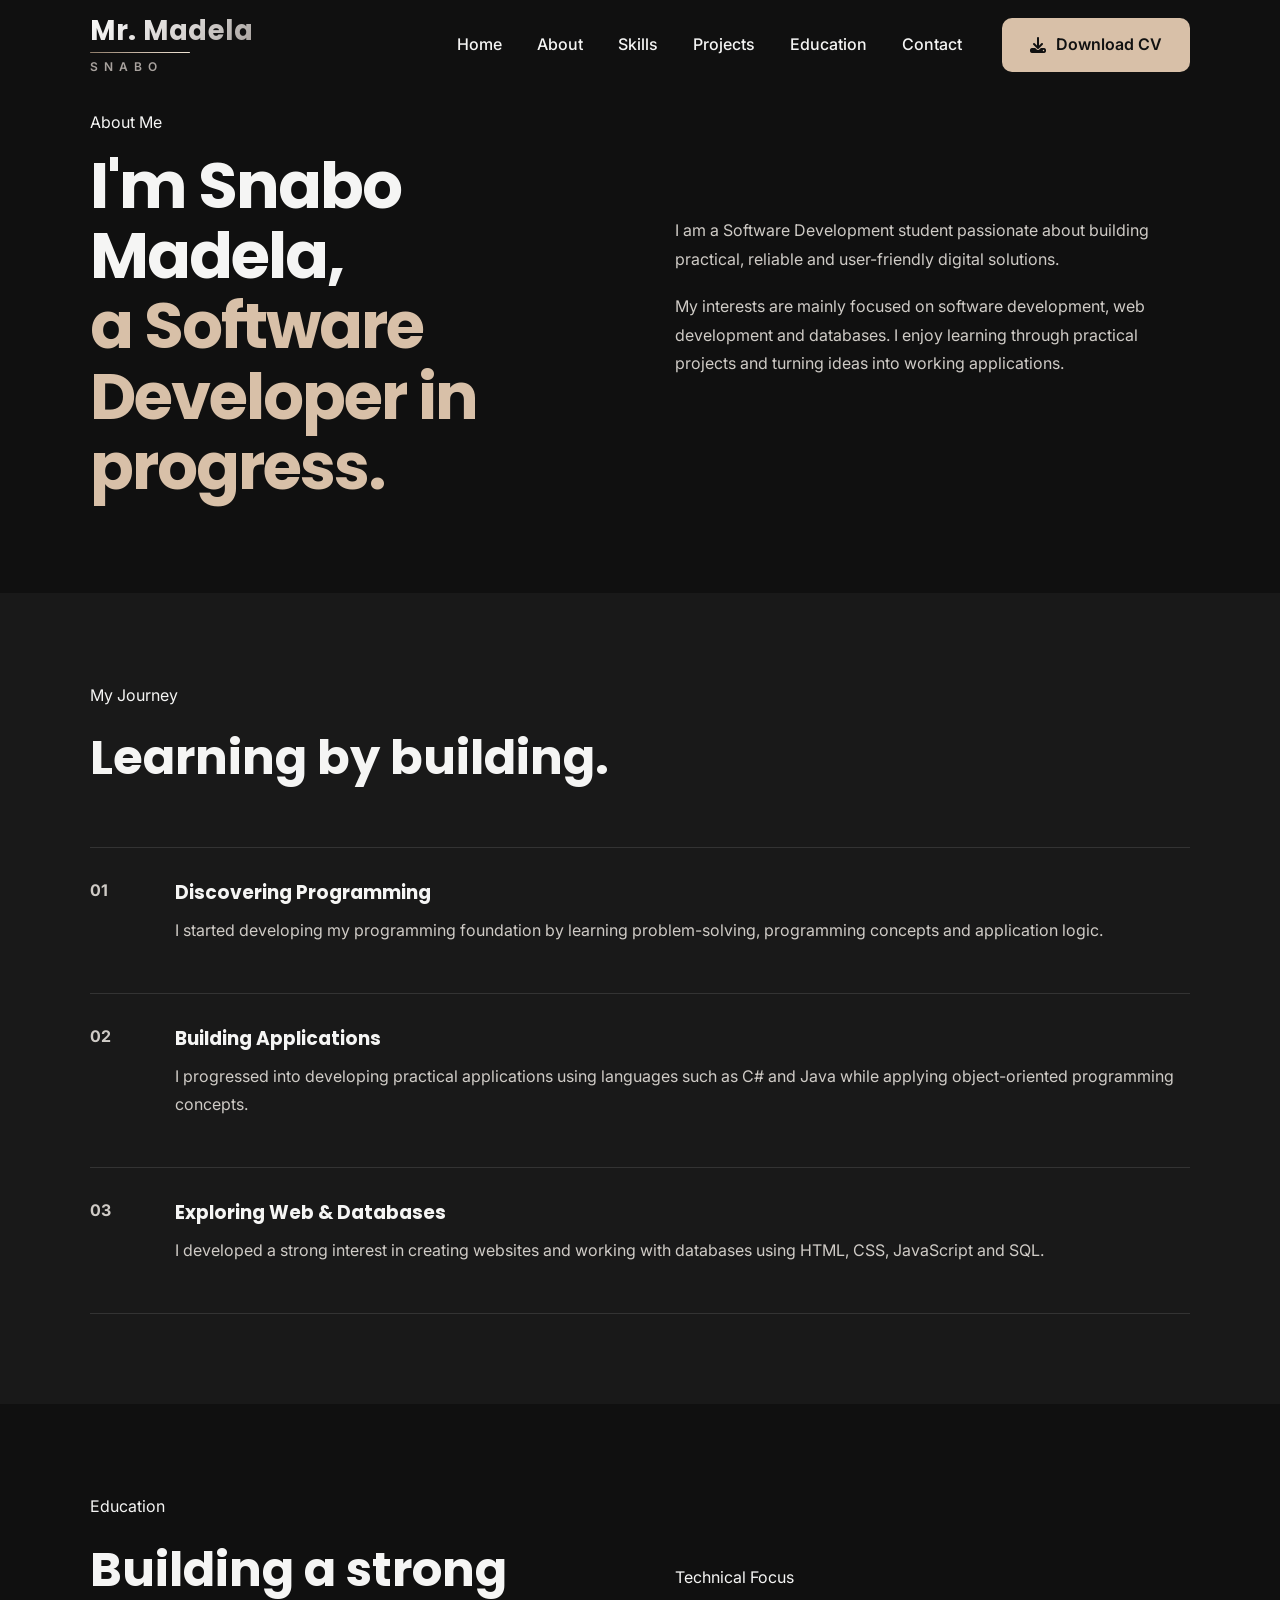
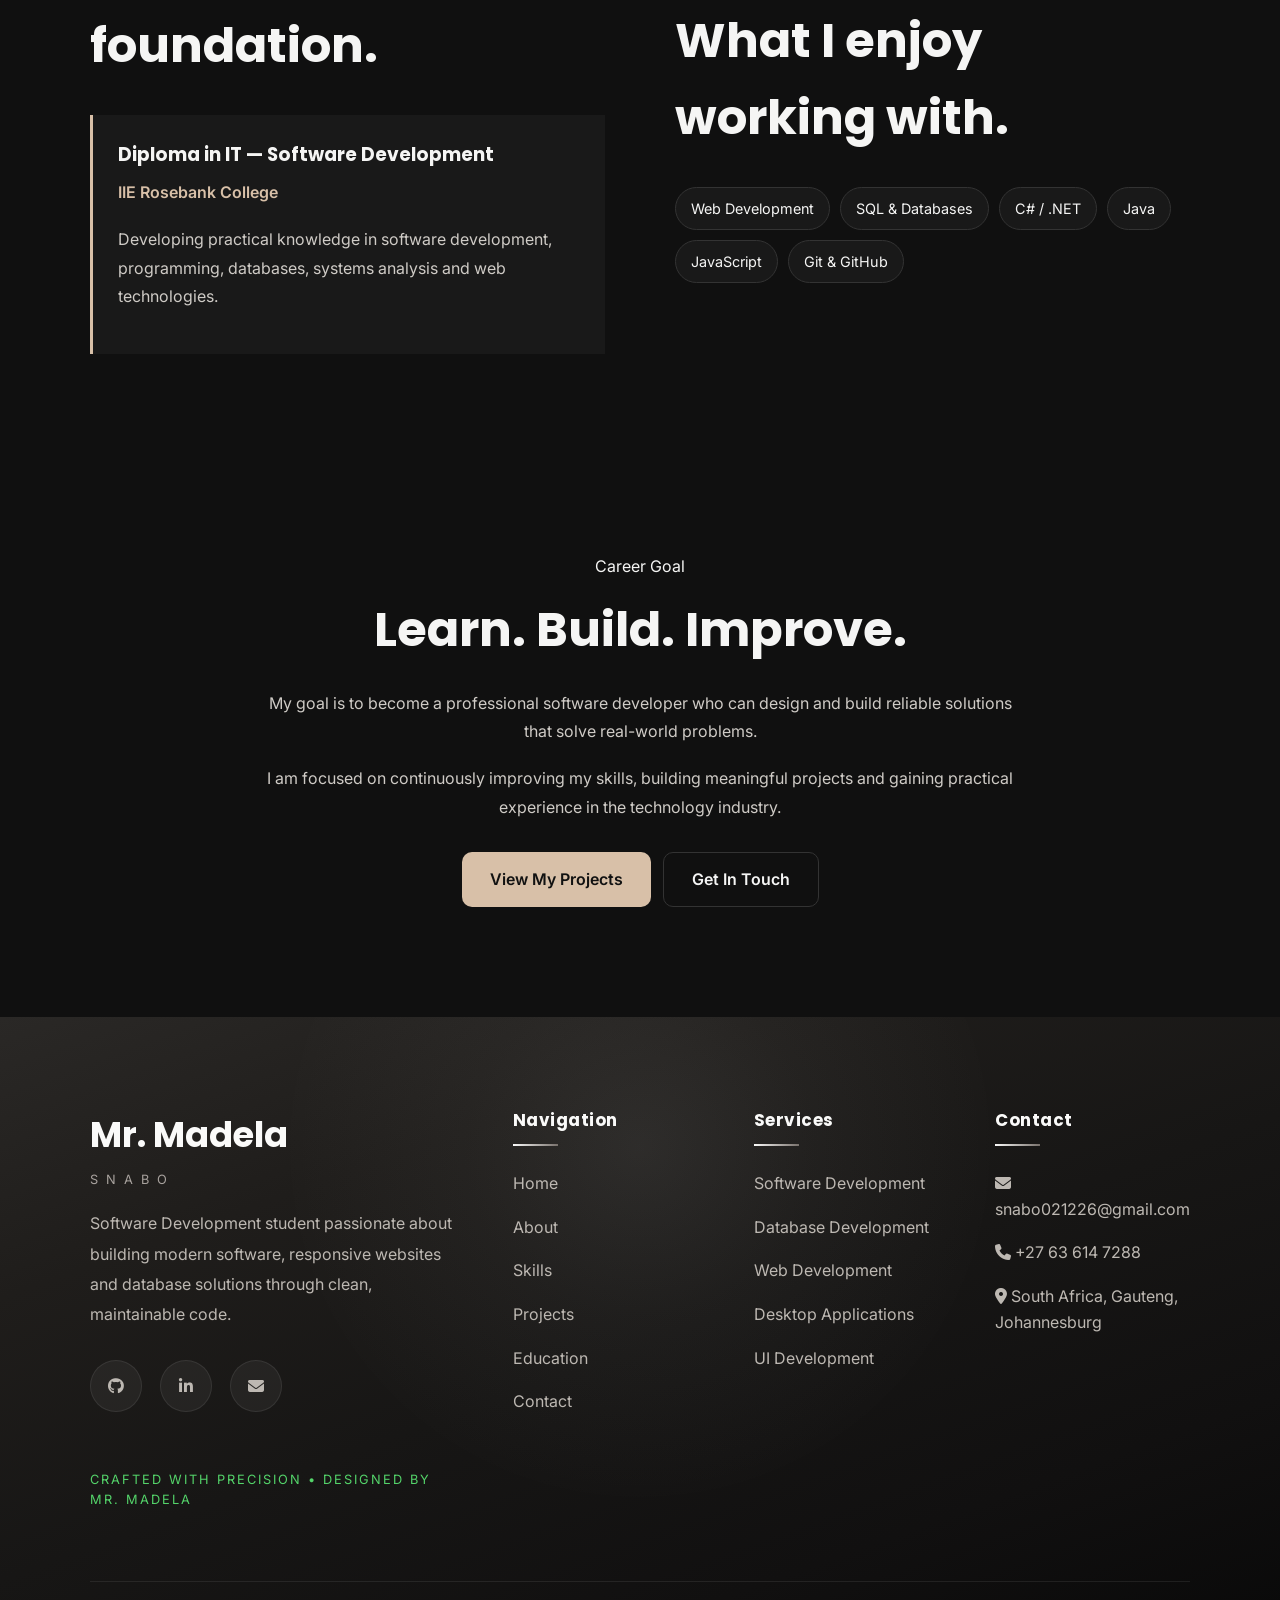
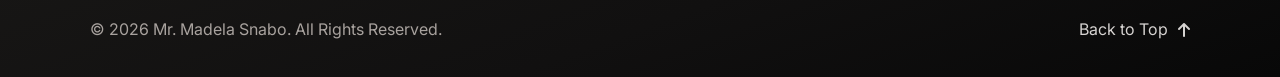
<file: about.html>
<!DOCTYPE html>
<html lang="en">

<head>

    <meta charset="UTF-8">

    <meta name="viewport"
          content="width=device-width, initial-scale=1.0">

    <meta name="description"
          content="Learn more about Mr. Madela Snabo, a Software Development student passionate about software development, web development and database solutions.">

    <title>About | Mr. Madela Snabo</title>


    <!-- ================= GOOGLE FONTS ================= -->

    <link rel="preconnect"
          href="https://fonts.googleapis.com">

    <link rel="preconnect"
          href="https://fonts.gstatic.com"
          crossorigin>

    <link href="https://fonts.googleapis.com/css2?family=Inter:wght@400;500;600;700&family=Poppins:wght@500;600;700&display=swap"
          rel="stylesheet">


    <!-- ================= FONT AWESOME ================= -->

    <link rel="stylesheet"
          href="https://cdnjs.cloudflare.com/ajax/libs/font-awesome/6.5.2/css/all.min.css">


    <!-- ================= GLOBAL CSS ================= -->

    <link rel="stylesheet"
          href="assets/css/style.css">


    <!-- ================= ABOUT CSS ================= -->

    <link rel="stylesheet"
          href="assets/css/about.css">

</head>


<body>


    <!-- =====================================================
         HEADER 
        ============================================ -->

    <header>

        <div class="container">

            <nav>

                <!-- Logo -->
                <a href="index.html" class="logo">

                    <span class="logo-main">
                        Mr. Madela
                    </span>

                    <span class="logo-divider"></span>

                    <span class="logo-sub">
                        SNABO
                    </span>

                </a>


                <!-- Hamburger -->
                <div class="menu-toggle" id="menu-toggle">

                    <span></span>
                    <span></span>
                    <span></span>

                </div>


                <!-- Navigation -->
                <div class="nav-menu" id="nav-menu">

                    <ul class="nav-links">

                        <li>
                            <a href="index.html">
                                Home
                            </a>
                        </li>

                        <li>
                            <a href="about.html" class="active">
                                About
                            </a>
                        </li>

                        <li>
                            <a href="skills.html">
                                Skills
                            </a>
                        </li>

                        <li>
                            <a href="projects.html">
                                Projects
                            </a>
                        </li>

                        <li>
                            <a href="education.html">
                                Education
                            </a>
                        </li>

                        <li>
                            <a href="contact.html">
                                Contact
                            </a>
                        </li>

                    </ul>


                    <div class="nav-actions">

                        <a href="assets/files/resume.pdf"
                           class="btn"
                           download>

                            <i class="fa-solid fa-download"></i>

                            Download CV

                        </a>

                    </div>

                </div>

            </nav>

        </div>

    </header>



    <!-- =====================================================
         ABOUT PAGE
         ===================================================== -->

    <main>


        <!-- ================= INTRODUCTION ================= -->

        <section class="about-intro">

            <div class="container about-intro-grid">

                <div>

                    <span class="section-label">
                        About Me
                    </span>

                    <h1>

                        I'm Snabo Madela,

                        <span>
                            a Software Developer in progress.
                        </span>

                    </h1>

                </div>


                <div class="about-intro-text">

                    <p>
                        I am a Software Development student passionate
                        about building practical, reliable and
                        user-friendly digital solutions.
                    </p>

                    <p>
                        My interests are mainly focused on software
                        development, web development and databases.
                        I enjoy learning through practical projects
                        and turning ideas into working applications.
                    </p>

                </div>

            </div>

        </section>



        <!-- ================= MY JOURNEY ================= -->

        <section class="about-section">

            <div class="container">

                <div class="about-section-heading">

                    <span class="section-label">
                        My Journey
                    </span>

                    <h2>
                        Learning by building.
                    </h2>

                </div>


                <div class="journey">


                    <div class="journey-item">

                        <span>
                            01
                        </span>

                        <div>

                            <h3>
                                Discovering Programming
                            </h3>

                            <p>
                                I started developing my programming
                                foundation by learning problem-solving,
                                programming concepts and application
                                logic.
                            </p>

                        </div>

                    </div>


                    <div class="journey-item">

                        <span>
                            02
                        </span>

                        <div>

                            <h3>
                                Building Applications
                            </h3>

                            <p>
                                I progressed into developing practical
                                applications using languages such as
                                C# and Java while applying
                                object-oriented programming concepts.
                            </p>

                        </div>

                    </div>


                    <div class="journey-item">

                        <span>
                            03
                        </span>

                        <div>

                            <h3>
                                Exploring Web & Databases
                            </h3>

                            <p>
                                I developed a strong interest in creating
                                websites and working with databases using
                                HTML, CSS, JavaScript and SQL.
                            </p>

                        </div>

                    </div>


                </div>

            </div>

        </section>



        <!-- ================= EDUCATION & FOCUS ================= -->

        <section class="about-section about-details">

            <div class="container about-details-grid">


                <!-- Education -->

                <div>

                    <span class="section-label">
                        Education
                    </span>

                    <h2>
                        Building a strong foundation.
                    </h2>


                    <div class="education">

                        <h3>
                            Diploma in IT — Software Development
                        </h3>

                        <p class="education-school">
                            IIE Rosebank College
                        </p>

                        <p>
                            Developing practical knowledge in software
                            development, programming, databases,
                            systems analysis and web technologies.
                        </p>

                    </div>

                </div>


                <!-- Technical Focus -->

                <div>

                    <span class="section-label">
                        Technical Focus
                    </span>

                    <h2>
                        What I enjoy working with.
                    </h2>


                    <div class="focus-list">

                        <span>
                            Web Development
                        </span>

                        <span>
                            SQL & Databases
                        </span>

                        <span>
                            C# / .NET
                        </span>

                        <span>
                            Java
                        </span>

                        <span>
                            JavaScript
                        </span>

                        <span>
                            Git & GitHub
                        </span>

                    </div>

                </div>

            </div>

        </section>



        <!-- ================= CAREER GOAL ================= -->

        <section class="about-goal">

            <div class="container">

                <div class="goal-content">

                    <span class="section-label">
                        Career Goal
                    </span>

                    <h2>
                        Learn. Build. Improve.
                    </h2>

                    <p>
                        My goal is to become a professional software
                        developer who can design and build reliable
                        solutions that solve real-world problems.
                    </p>

                    <p>
                        I am focused on continuously improving my skills,
                        building meaningful projects and gaining practical
                        experience in the technology industry.
                    </p>


                    <div class="goal-actions">

                        <a href="projects.html"
                           class="btn">

                            View My Projects

                        </a>


                        <a href="contact.html"
                           class="btn btn-secondary">

                            Get In Touch

                        </a>

                    </div>

                </div>

            </div>

        </section>

    </main>



    <!-- =====================================================
         FOOTER
         Same design as Home page
         ===================================================== -->

    <footer>

        <div class="container">

            <!-- Footer Grid -->
            <div class="footer-grid">


                <!-- ================= Column 1 ================= -->

                <div class="footer-column">

                    <a href="index.html"
                       class="footer-logo">

                        <h2>
                            Mr. Madela
                        </h2>

                        <span>
                            SNABO
                        </span>

                    </a>


                    <p class="footer-description">

                        Software Development student passionate about
                        building modern software, responsive websites
                        and database solutions through clean,
                        maintainable code.

                    </p>


                    <div class="footer-social">

                        <a href="https://github.com/mr-madela"
                           target="_blank"
                           aria-label="GitHub">

                            <i class="fab fa-github"></i>

                        </a>


                        <a href="#"
                           target="_blank"
                           aria-label="LinkedIn">

                            <i class="fab fa-linkedin-in"></i>

                        </a>


                        <a href="mailto:snabo021226@gmail.com"
                           aria-label="Email">

                            <i class="fas fa-envelope"></i>

                        </a>

                    </div>


                    <p class="footer-signature">

                        Crafted with precision • Designed by Mr. Madela

                    </p>

                </div>



                <!-- ================= Column 2 ================= -->

                <div class="footer-column">

                    <h3>
                        Navigation
                    </h3>

                    <a href="index.html">
                        Home
                    </a>

                    <a href="about.html">
                        About
                    </a>

                    <a href="skills.html">
                        Skills
                    </a>

                    <a href="projects.html">
                        Projects
                    </a>

                    <a href="education.html">
                        Education
                    </a>

                    <a href="contact.html">
                        Contact
                    </a>

                </div>



                <!-- ================= Column 3 ================= -->

                <div class="footer-column">

                    <h3>
                        Services
                    </h3>

                    <a href="projects.html">
                        Software Development
                    </a>

                    <a href="projects.html">
                        Database Development
                    </a>

                    <a href="projects.html">
                        Web Development
                    </a>

                    <a href="projects.html">
                        Desktop Applications
                    </a>

                    <a href="projects.html">
                        UI Development
                    </a>

                </div>



                <!-- ================= Column 4 ================= -->

                <div class="footer-column">

                    <h3>
                        Contact
                    </h3>

                    <a href="mailto:snabo021226@gmail.com">

                        <i class="fas fa-envelope"></i>

                        snabo021226@gmail.com

                    </a>


                    <a href="tel:+27636147288">

                        <i class="fas fa-phone"></i>

                        +27 63 614 7288

                    </a>


                    <a href="#">

                        <i class="fas fa-location-dot"></i>

                        South Africa, Gauteng, Johannesburg

                    </a>

                </div>

            </div>



            <!-- Bottom Footer -->

            <div class="footer-bottom">

                <p>
                    © 2026 Mr. Madela Snabo. All Rights Reserved.
                </p>


                <a href="#"
                   class="back-top">

                    Back to Top

                    <i class="fa-solid fa-arrow-up"></i>

                </a>

            </div>

        </div>

    </footer>



    <!-- ================= JAVASCRIPT ================= -->

    <script src="assets/js/script.js"></script>

</body>

</html>
</file>
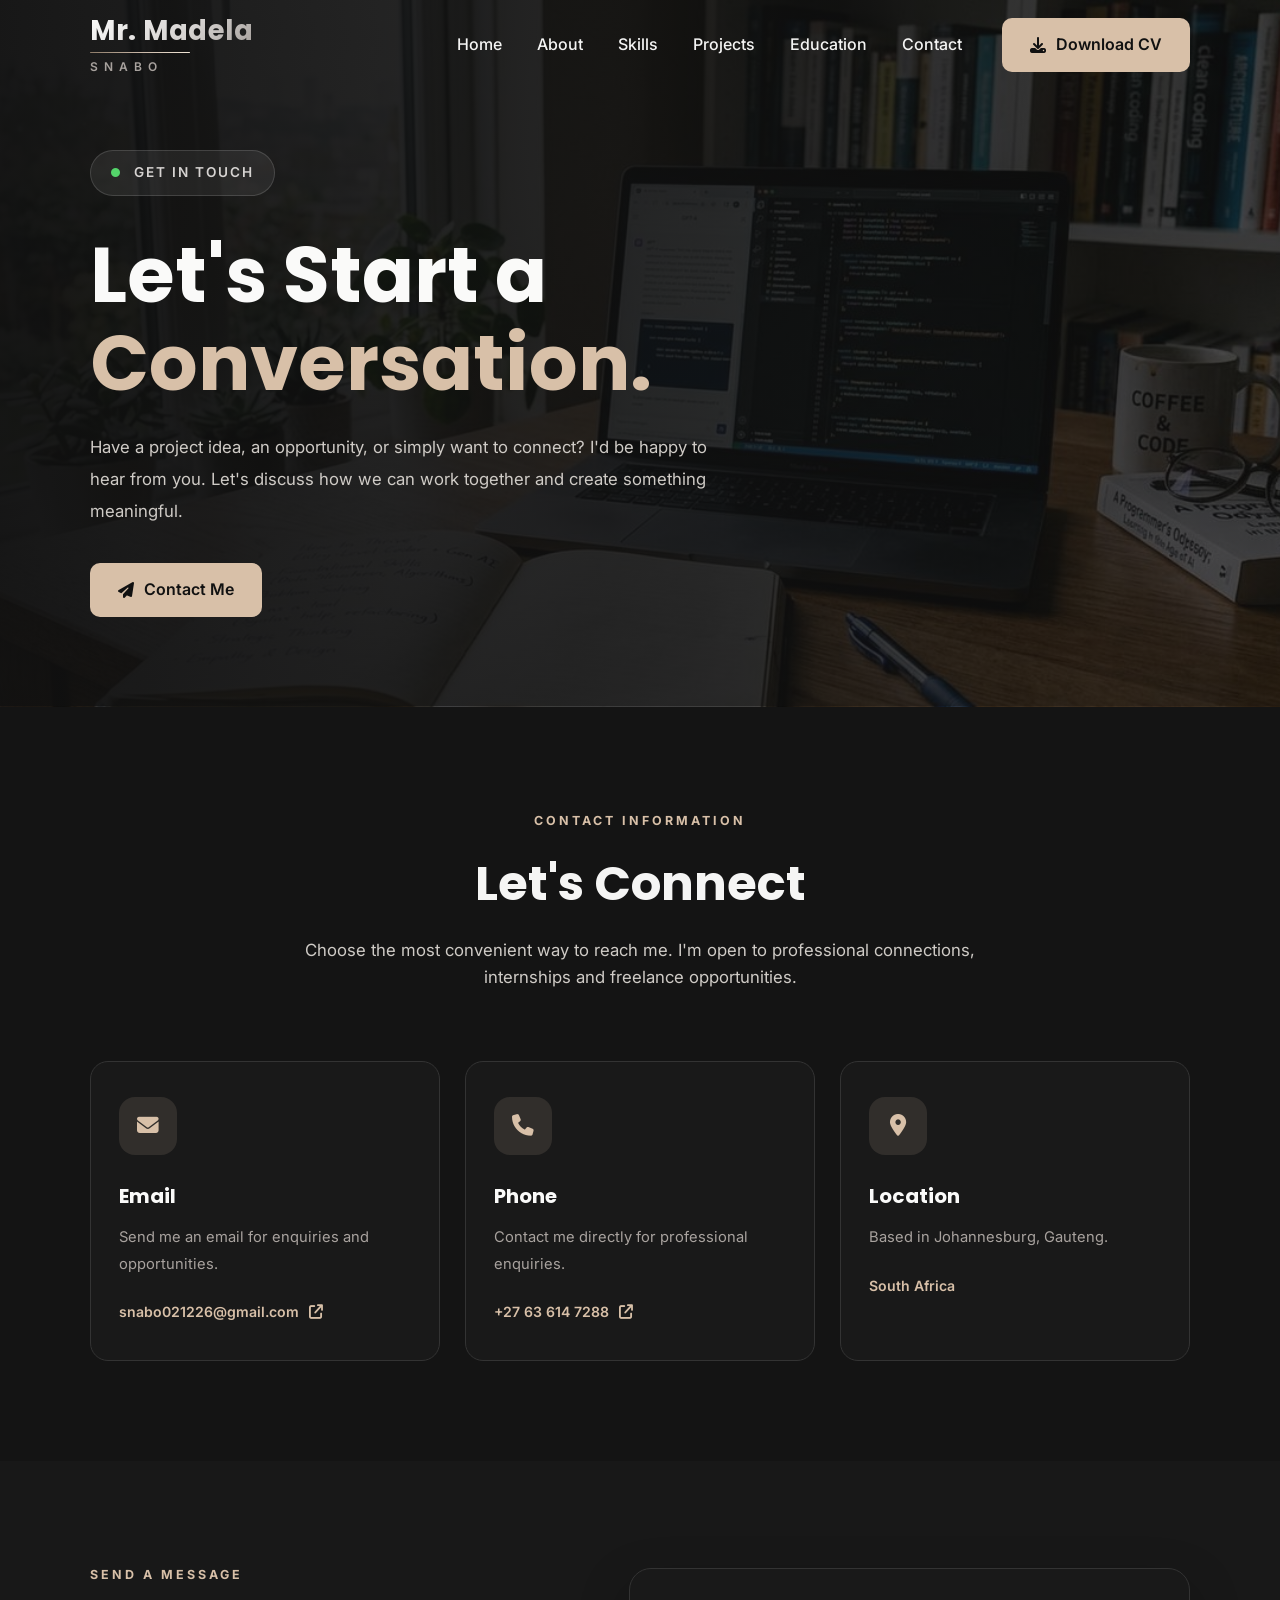
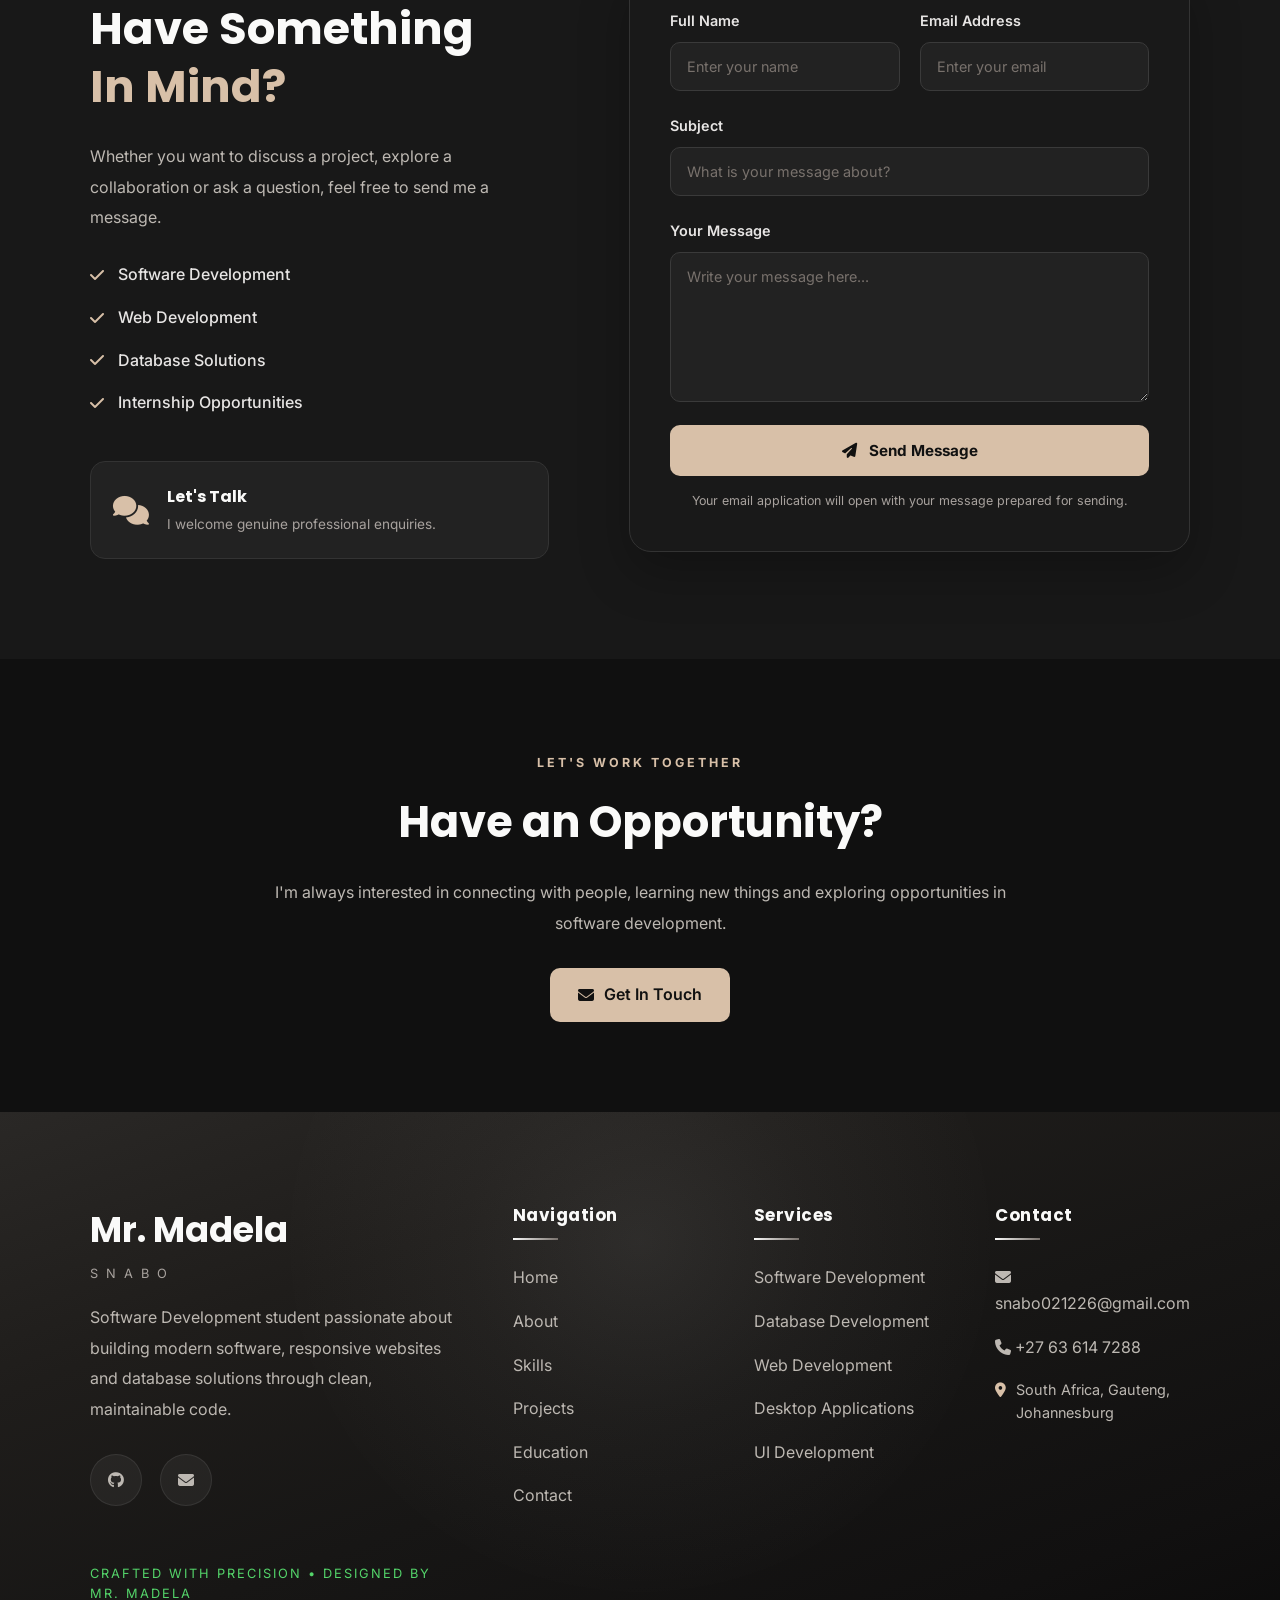
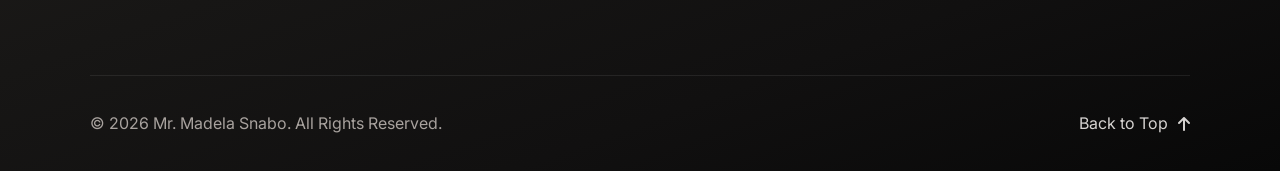
<file: contact.html>
<!DOCTYPE html>
<html lang="en">

<head>
    <meta charset="UTF-8">
    <meta name="viewport" content="width=device-width, initial-scale=1.0">

    <title>Contact | Snabo Madela</title>

    <meta name="description"
        content="Get in touch with Snabo Madela for software development, web development and database development opportunities.">

    <!-- Google Fonts -->
    <link rel="preconnect" href="https://fonts.googleapis.com">
    <link rel="preconnect" href="https://fonts.gstatic.com" crossorigin>

    <link href="https://fonts.googleapis.com/css2?family=Inter:wght@300;400;500;600;700&family=Poppins:wght@400;500;600;700&display=swap"
        rel="stylesheet">

    <!-- Font Awesome -->
    <link rel="stylesheet"
        href="https://cdnjs.cloudflare.com/ajax/libs/font-awesome/6.7.2/css/all.min.css">

    <!-- Global CSS -->
    <link rel="stylesheet" href="assets/css/style.css">

    <!-- Contact Page CSS -->
    <link rel="stylesheet" href="assets/css/contact.css">

</head>

<body>

    <!-- START OF HEADER -->
    <header>

        <div class="container">

            <nav>

                <a href="index.html" class="logo">
                    <span class="logo-main">Mr. Madela</span>
                    <span class="logo-divider"></span>
                    <span class="logo-sub">SNABO</span>
                </a>

                <!-- Hamburger -->
                <div class="menu-toggle" id="menu-toggle">
                    <span></span>
                    <span></span>
                    <span></span>
                </div>

                <!-- Navigation -->
                <div class="nav-menu" id="nav-menu">

                    <ul class="nav-links">
                        <li><a href="index.html">Home</a></li>
                        <li><a href="about.html">About</a></li>
                        <li><a href="skills.html">Skills</a></li>
                        <li><a href="projects.html">Projects</a></li>
                        <li><a href="education.html">Education</a></li>
                        <li><a href="contact.html" class="active">Contact</a></li>
                    </ul>

                    <div class="nav-actions">
                        <a href="assets/files/resume.pdf" class="btn" download>
                            <i class="fa-solid fa-download"></i>
                            Download CV
                        </a>
                    </div>

                </div>

            </nav>

        </div>

    </header>
    <!-- END OF HEADER -->


    <main>

        <!-- START OF CONTACT HERO -->
        <section class="contact-hero">

            <div class="container">

                <div class="contact-hero-content">

                    <span class="contact-label">
                        <i class="fa-solid fa-circle"></i>
                        GET IN TOUCH
                    </span>

                    <h1>
                        Let's Start a
                        <span>Conversation.</span>
                    </h1>

                    <p>
                        Have a project idea, an opportunity, or simply want to connect?
                        I'd be happy to hear from you. Let's discuss how we can work
                        together and create something meaningful.
                    </p>

                    <a href="#contact-details" class="btn">
                        <i class="fa-solid fa-paper-plane"></i>
                        Contact Me
                    </a>

                </div>

            </div>

        </section>
        <!-- END OF CONTACT HERO -->


        <!-- START OF CONTACT INFORMATION -->
        <section class="contact-section" id="contact-details">

            <div class="container">

                <div class="section-title">

                    <span class="contact-subtitle">CONTACT INFORMATION</span>

                    <h2>Let's Connect</h2>

                    <p>
                        Choose the most convenient way to reach me.
                        I'm open to professional connections, internships
                        and freelance opportunities.
                    </p>

                </div>


                <div class="contact-info-grid">

                    <!-- Email -->
                    <div class="contact-info-card">

                        <div class="contact-icon">
                            <i class="fa-solid fa-envelope"></i>
                        </div>

                        <h3>Email</h3>

                        <p>Send me an email for enquiries and opportunities.</p>

                        <a href="mailto:snabo021226@gmail.com">
                            snabo021226@gmail.com
                            <i class="fa-solid fa-arrow-up-right-from-square"></i>
                        </a>

                    </div>


                    <!-- Phone -->
                    <div class="contact-info-card">

                        <div class="contact-icon">
                            <i class="fa-solid fa-phone"></i>
                        </div>

                        <h3>Phone</h3>

                        <p>Contact me directly for professional enquiries.</p>

                        <a href="tel:+27636147288">
                            +27 63 614 7288
                            <i class="fa-solid fa-arrow-up-right-from-square"></i>
                        </a>

                    </div>


                    <!-- Location -->
                    <div class="contact-info-card">

                        <div class="contact-icon">
                            <i class="fa-solid fa-location-dot"></i>
                        </div>

                        <h3>Location</h3>

                        <p>Based in Johannesburg, Gauteng.</p>

                        <span class="contact-location">
                            South Africa
                        </span>

                    </div>

                </div>

            </div>

        </section>
        <!-- END OF CONTACT INFORMATION -->


        <!-- START OF CONTACT FORM -->
        <section class="contact-form-section">

            <div class="container">

                <div class="contact-form-layout">

                    <!-- Left Content -->
                    <div class="contact-form-content">

                        <span class="contact-subtitle">SEND A MESSAGE</span>

                        <h2>
                            Have Something
                            <span>In Mind?</span>
                        </h2>

                        <p>
                            Whether you want to discuss a project, explore a
                            collaboration or ask a question, feel free to send
                            me a message.
                        </p>

                        <div class="contact-points">

                            <div>
                                <i class="fa-solid fa-check"></i>
                                Software Development
                            </div>

                            <div>
                                <i class="fa-solid fa-check"></i>
                                Web Development
                            </div>

                            <div>
                                <i class="fa-solid fa-check"></i>
                                Database Solutions
                            </div>

                            <div>
                                <i class="fa-solid fa-check"></i>
                                Internship Opportunities
                            </div>

                        </div>

                        <div class="contact-response">

                            <i class="fa-solid fa-comments"></i>

                            <div>
                                <h4>Let's Talk</h4>
                                <p>I welcome genuine professional enquiries.</p>
                            </div>

                        </div>

                    </div>


                    <!-- Right Contact Form -->
                    <div class="contact-form-card">

                        <form id="contact-form">

                            <div class="form-row">

                                <div class="form-group">

                                    <label for="name">Full Name</label>

                                    <input
                                        type="text"
                                        id="name"
                                        name="name"
                                        placeholder="Enter your name"
                                        required>

                                </div>

                                <div class="form-group">

                                    <label for="email">Email Address</label>

                                    <input
                                        type="email"
                                        id="email"
                                        name="email"
                                        placeholder="Enter your email"
                                        required>

                                </div>

                            </div>


                            <div class="form-group">

                                <label for="subject">Subject</label>

                                <input
                                    type="text"
                                    id="subject"
                                    name="subject"
                                    placeholder="What is your message about?"
                                    required>

                            </div>


                            <div class="form-group">

                                <label for="message">Your Message</label>

                                <textarea
                                    id="message"
                                    name="message"
                                    rows="6"
                                    placeholder="Write your message here..."
                                    required></textarea>

                            </div>


                            <button type="submit" class="contact-submit-btn">

                                <i class="fa-solid fa-paper-plane"></i>
                                Send Message

                            </button>

                            <p class="form-note">
                                Your email application will open with your
                                message prepared for sending.
                            </p>

                        </form>

                    </div>

                </div>

            </div>

        </section>
        <!-- END OF CONTACT FORM -->


        <!-- START OF CONTACT CTA -->
        <section class="contact-cta">

            <div class="container">

                <div class="contact-cta-content">

                    <span class="contact-subtitle">LET'S WORK TOGETHER</span>

                    <h2>Have an Opportunity?</h2>

                    <p>
                        I'm always interested in connecting with people,
                        learning new things and exploring opportunities
                        in software development.
                    </p>

                    <a href="mailto:snabo021226@gmail.com" class="btn">
                        <i class="fa-solid fa-envelope"></i>
                        Get In Touch
                    </a>

                </div>

            </div>

        </section>
        <!-- END OF CONTACT CTA -->

    </main>


    <!-- START OF FOOTER -->
    <footer>

        <div class="container">

            <div class="footer-grid">

                <!-- Footer Column 1 -->
                <div class="footer-column">

                    <a href="index.html" class="footer-logo">
                        <h2>Mr. Madela</h2>
                        <span>SNABO</span>
                    </a>

                    <p class="footer-description">
                        Software Development student passionate about building
                        modern software, responsive websites and database
                        solutions through clean, maintainable code.
                    </p>

                    <div class="footer-social">

                        <a href="https://github.com/mr-madela"
                           target="_blank"
                           rel="noopener noreferrer"
                           aria-label="GitHub">
                            <i class="fab fa-github"></i>
                        </a>

                        <a href="mailto:snabo021226@gmail.com"
                           aria-label="Email">
                            <i class="fas fa-envelope"></i>
                        </a>

                    </div>

                    <p class="footer-signature">
                        Crafted with precision • Designed by Mr. Madela
                    </p>

                </div>


                <!-- Footer Column 2 -->
                <div class="footer-column">

                    <h3>Navigation</h3>

                    <a href="index.html">Home</a>
                    <a href="about.html">About</a>
                    <a href="skills.html">Skills</a>
                    <a href="projects.html">Projects</a>
                    <a href="education.html">Education</a>
                    <a href="contact.html">Contact</a>

                </div>


                <!-- Footer Column 3 -->
                <div class="footer-column">

                    <h3>Services</h3>

                    <a href="projects.html">Software Development</a>
                    <a href="projects.html">Database Development</a>
                    <a href="projects.html">Web Development</a>
                    <a href="projects.html">Desktop Applications</a>
                    <a href="projects.html">UI Development</a>

                </div>


                <!-- Footer Column 4 -->
                <div class="footer-column">

                    <h3>Contact</h3>

                    <a href="mailto:snabo021226@gmail.com">
                        <i class="fas fa-envelope"></i>
                        snabo021226@gmail.com
                    </a>

                    <a href="tel:+27636147288">
                        <i class="fas fa-phone"></i>
                        +27 63 614 7288
                    </a>

                    <span class="footer-location">
                        <i class="fas fa-location-dot"></i>
                        South Africa, Gauteng, Johannesburg
                    </span>

                </div>

            </div>


            <div class="footer-bottom">

                <p>
                    © 2026 Mr. Madela Snabo. All Rights Reserved.
                </p>

                <a href="#" class="back-top">
                    Back to Top
                    <i class="fa-solid fa-arrow-up"></i>
                </a>

            </div>

        </div>

    </footer>
    <!-- END OF FOOTER -->


    <!-- JavaScript -->
    <script src="assets/js/script.js"></script>

    <!-- Contact Form JavaScript -->
    <script src="assets/js/contact.js"></script>

</body>
</html>
</file>
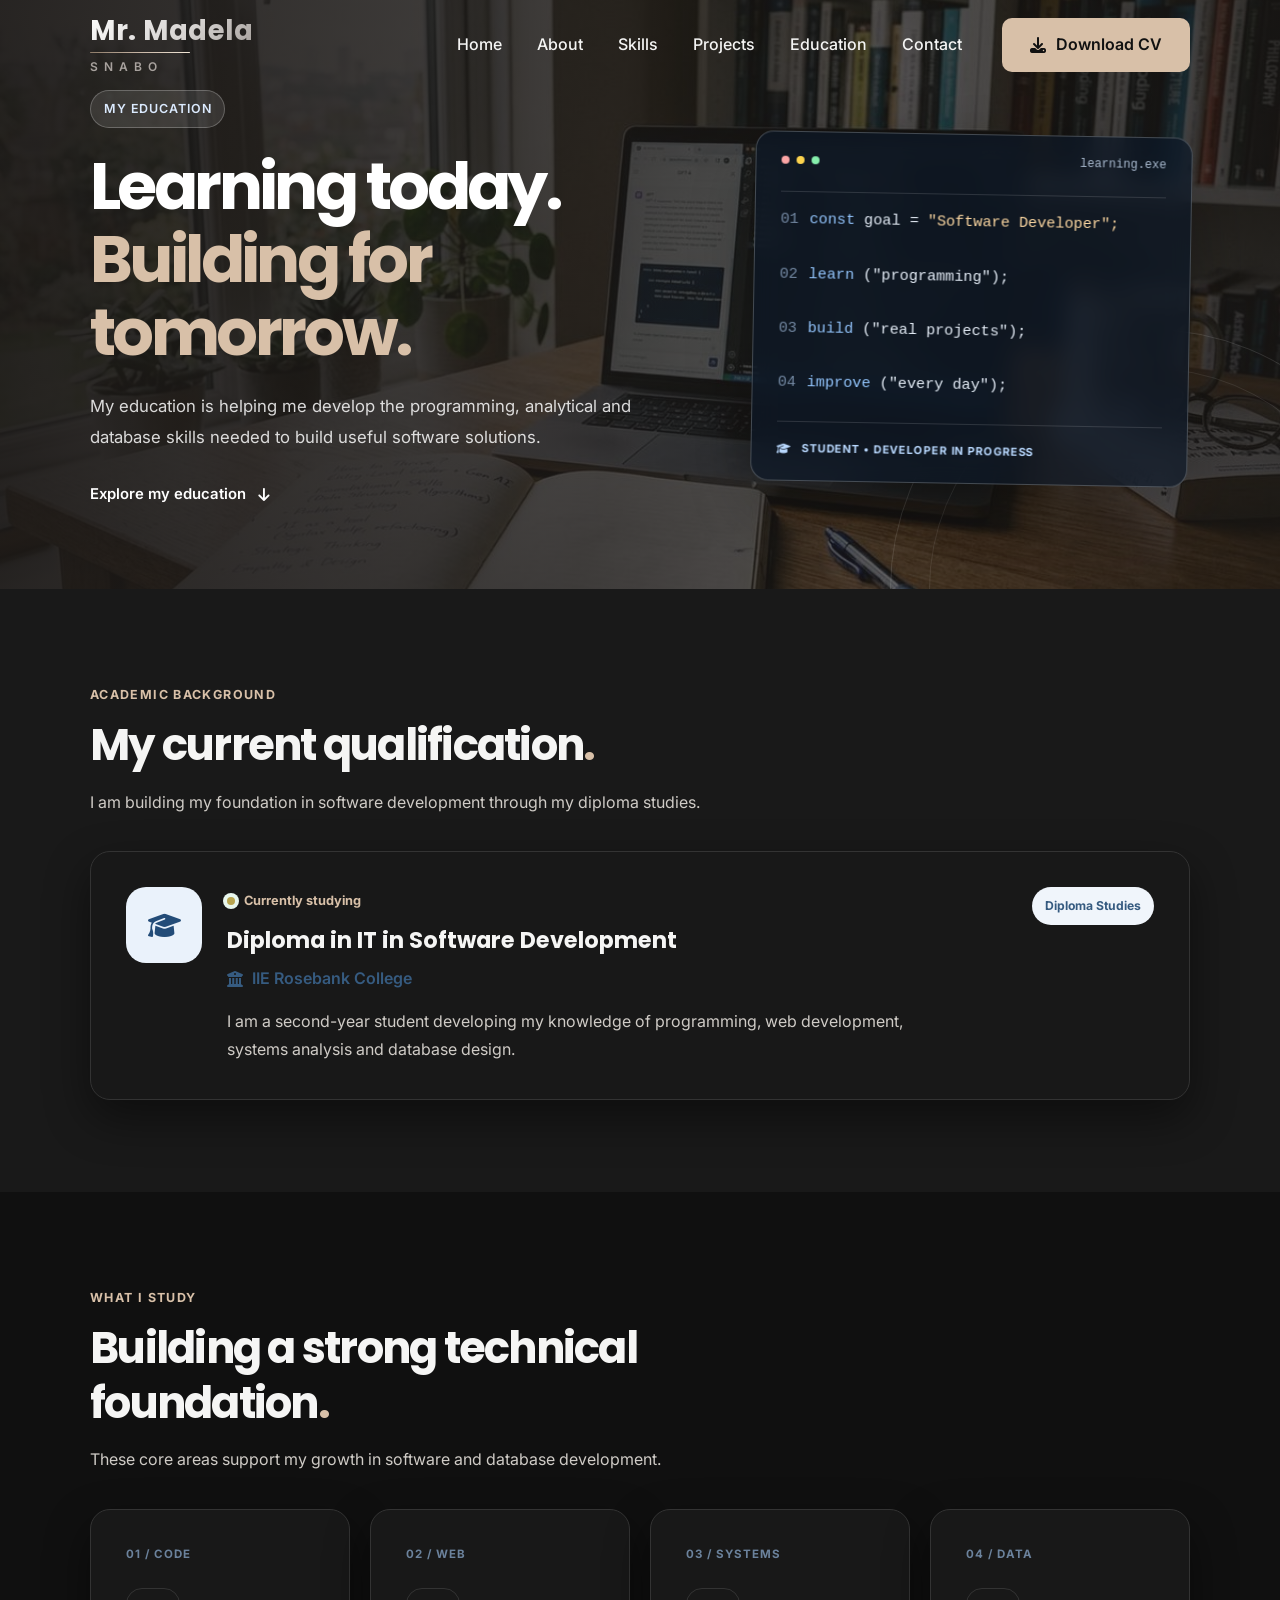
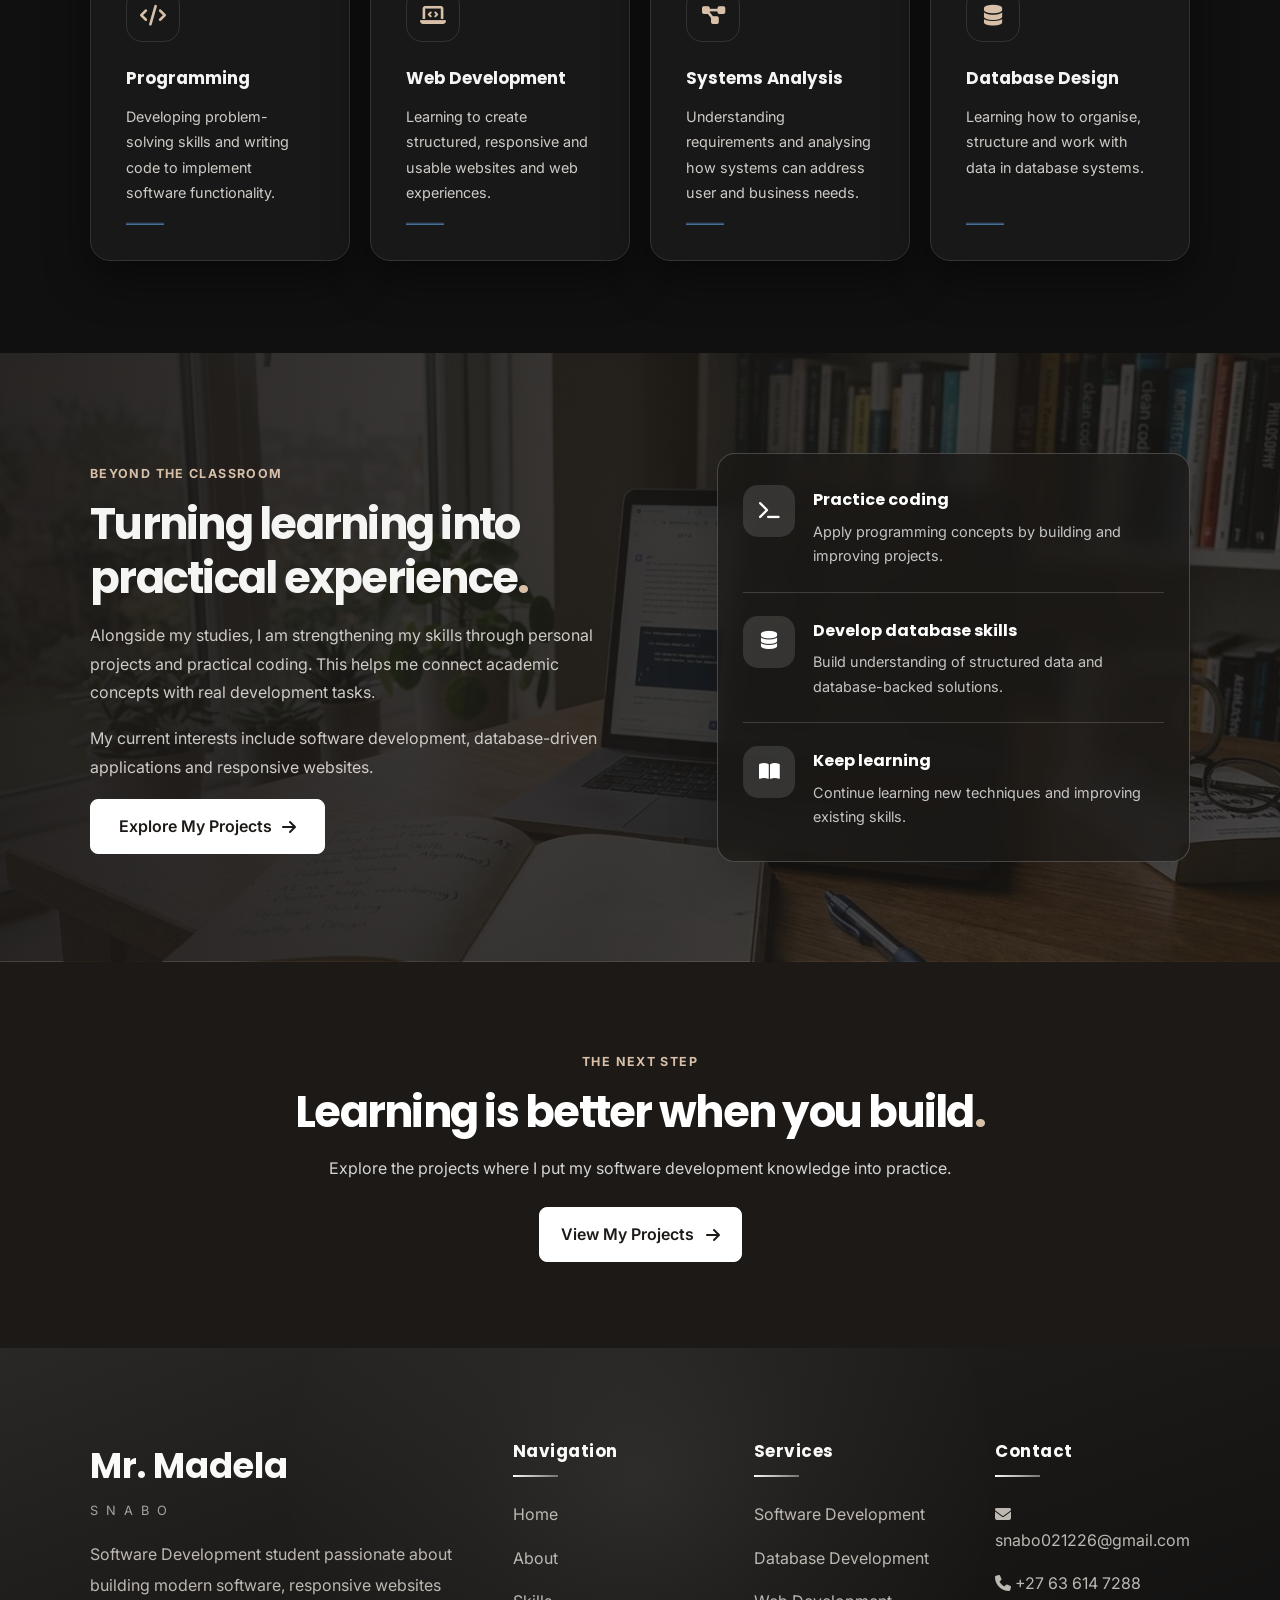
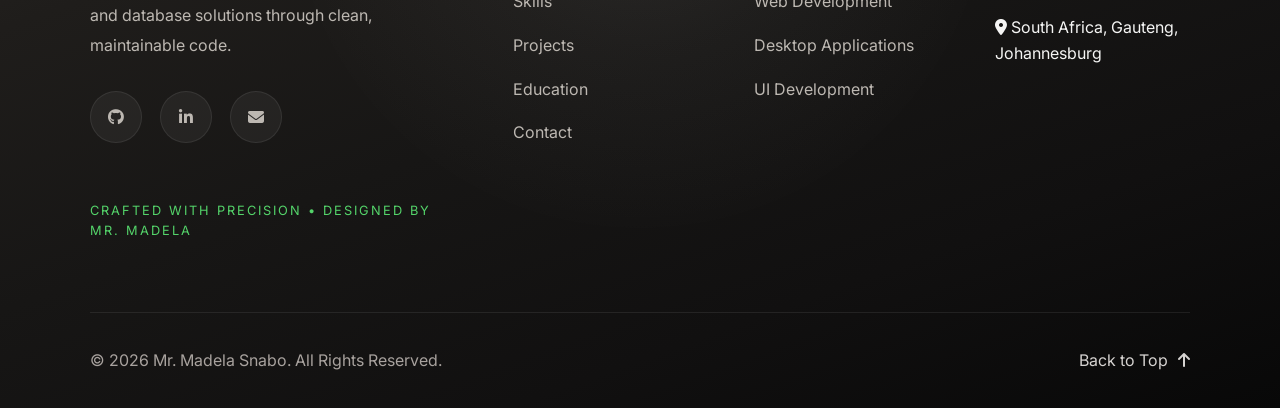
<file: education.html>
<!DOCTYPE html>
<html lang="en">

<head>
    <!-- START OF PAGE SETTINGS -->
    <meta charset="UTF-8">
    <meta name="viewport" content="width=device-width, initial-scale=1.0">

    <meta name="description"
          content="Learn about Snabo Madela's education and Diploma in IT in Software Development at IIE Rosebank College.">

    <title>Education | Mr. Madela Snabo</title>
    <!-- END OF PAGE SETTINGS -->

    <!-- START OF GOOGLE FONTS -->
    <link rel="preconnect" href="https://fonts.googleapis.com">
    <link rel="preconnect" href="https://fonts.gstatic.com" crossorigin>

    <link href="https://fonts.googleapis.com/css2?family=Inter:wght@400;500;600;700&family=Poppins:wght@500;600;700&display=swap"
          rel="stylesheet">
    <!-- END OF GOOGLE FONTS -->

    <!-- START OF FONT AWESOME -->
    <link rel="stylesheet"
          href="https://cdnjs.cloudflare.com/ajax/libs/font-awesome/6.5.2/css/all.min.css">
    <!-- END OF FONT AWESOME -->

    <!-- START OF CSS FILES -->
    <link rel="stylesheet" href="assets/css/style.css">
    <link rel="stylesheet" href="assets/css/education.css">
    <!-- END OF CSS FILES -->
</head>

<body id="top">

    <!-- START OF HEADER -->
    <header>
        <div class="container">
            <nav>
                <a href="index.html" class="logo">
                    <span class="logo-main">Mr. Madela</span>
                    <span class="logo-divider"></span>
                    <span class="logo-sub">SNABO</span>
                </a>

                <div class="menu-toggle"
                     id="menu-toggle"
                     aria-label="Toggle navigation"
                     aria-expanded="false">
                    <span></span>
                    <span></span>
                    <span></span>
                </div>

                <div class="nav-menu" id="nav-menu">
                    <ul class="nav-links">
                        <li><a href="index.html">Home</a></li>
                        <li><a href="about.html">About</a></li>
                        <li><a href="skills.html">Skills</a></li>
                        <li><a href="projects.html">Projects</a></li>

                        <li>
                            <a href="education.html"
                               class="active"
                               aria-current="page">
                                Education
                            </a>
                        </li>

                        <li><a href="contact.html">Contact</a></li>
                    </ul>

                    <div class="nav-actions">
                        <a href="assets/files/resume.pdf"
                           class="btn"
                           download>
                            <i class="fa-solid fa-download"></i>
                            Download CV
                        </a>
                    </div>
                </div>
            </nav>
        </div>
    </header>
    <!-- END OF HEADER -->


    <!-- START OF MAIN CONTENT -->
    <main>

        <!-- START OF EDUCATION HERO -->
        <section class="education-intro">
            <div class="container education-hero-layout">

                <div class="education-intro-content">
                    <span class="section-label">My Education</span>

                    <h1>
                        Learning today.
                        <br>
                        <span>Building for tomorrow.</span>
                    </h1>

                    <p>
                        My education is helping me develop the programming,
                        analytical and database skills needed to build useful
                        software solutions.
                    </p>

                    <a href="#academic-background"
                       class="education-hero-link">
                        Explore my education
                        <i class="fa-solid fa-arrow-down"></i>
                    </a>
                </div>

                <!-- DECORATIVE CODE WINDOW -->
                <div class="education-hero-visual" aria-hidden="true">

                    <div class="hero-visual-top">
                        <span></span>
                        <span></span>
                        <span></span>
                        <small>learning.exe</small>
                    </div>

                    <div class="hero-code-line">
                        <b>01</b>
                        <span>const</span>
                        goal = <em>"Software Developer";</em>
                    </div>

                    <div class="hero-code-line">
                        <b>02</b>
                        <span>learn</span>("programming");
                    </div>

                    <div class="hero-code-line">
                        <b>03</b>
                        <span>build</span>("real projects");
                    </div>

                    <div class="hero-code-line">
                        <b>04</b>
                        <span>improve</span>("every day");
                    </div>

                    <div class="hero-visual-footer">
                        <i class="fa-solid fa-graduation-cap"></i>
                        STUDENT • DEVELOPER IN PROGRESS
                    </div>

                </div>
                <!-- END OF DECORATIVE CODE WINDOW -->

            </div>

            <div class="education-hero-shape" aria-hidden="true"></div>
        </section>
        <!-- END OF EDUCATION HERO -->


        <!-- START OF ACADEMIC BACKGROUND -->
        <section class="academic-section education-section"
                 id="academic-background">

            <div class="container">

                <div class="education-section-heading">
                    <span class="section-label">Academic Background</span>

                    <h2>
                        My current qualification<span class="heading-dot">.</span>
                    </h2>

                    <p>
                        I am building my foundation in software development
                        through my diploma studies.
                    </p>
                </div>

                <article class="academic-card">

                    <div class="academic-icon" aria-hidden="true">
                        <i class="fa-solid fa-graduation-cap"></i>
                    </div>

                    <div class="academic-content">

                        <span class="academic-status">
                            <span class="status-dot"></span>
                            Currently studying
                        </span>

                        <h3>Diploma in IT in Software Development</h3>

                        <p class="academic-institution">
                            <i class="fa-solid fa-building-columns"></i>
                            IIE Rosebank College
                        </p>

                        <p class="academic-description">
                            I am a second-year student developing my knowledge
                            of programming, web development, systems analysis
                            and database design.
                        </p>

                    </div>

                    <div class="academic-side-label">
                        Diploma Studies
                    </div>

                </article>

            </div>
        </section>
        <!-- END OF ACADEMIC BACKGROUND -->


        <!-- START OF AREAS OF STUDY -->
        <section class="study-section education-section">
            <div class="container">

                <div class="education-section-heading">
                    <span class="section-label">What I Study</span>

                    <h2>
                        Building a strong technical foundation<span class="heading-dot">.</span>
                    </h2>

                    <p>
                        These core areas support my growth in software
                        and database development.
                    </p>
                </div>

                <div class="study-grid">

                    <!-- START OF PROGRAMMING CARD -->
                    <article class="study-card">
                        <span class="study-number">01 / CODE</span>

                        <div class="study-icon">
                            <i class="fa-solid fa-code"></i>
                        </div>

                        <h3>Programming</h3>

                        <p>
                            Developing problem-solving skills and writing
                            code to implement software functionality.
                        </p>

                        <span class="study-card-line"></span>
                    </article>
                    <!-- END OF PROGRAMMING CARD -->


                    <!-- START OF WEB DEVELOPMENT CARD -->
                    <article class="study-card">
                        <span class="study-number">02 / WEB</span>

                        <div class="study-icon">
                            <i class="fa-solid fa-laptop-code"></i>
                        </div>

                        <h3>Web Development</h3>

                        <p>
                            Learning to create structured, responsive
                            and usable websites and web experiences.
                        </p>

                        <span class="study-card-line"></span>
                    </article>
                    <!-- END OF WEB DEVELOPMENT CARD -->


                    <!-- START OF SYSTEMS ANALYSIS CARD -->
                    <article class="study-card">
                        <span class="study-number">03 / SYSTEMS</span>

                        <div class="study-icon">
                            <i class="fa-solid fa-diagram-project"></i>
                        </div>

                        <h3>Systems Analysis</h3>

                        <p>
                            Understanding requirements and analysing how
                            systems can address user and business needs.
                        </p>

                        <span class="study-card-line"></span>
                    </article>
                    <!-- END OF SYSTEMS ANALYSIS CARD -->


                    <!-- START OF DATABASE DESIGN CARD -->
                    <article class="study-card">
                        <span class="study-number">04 / DATA</span>

                        <div class="study-icon">
                            <i class="fa-solid fa-database"></i>
                        </div>

                        <h3>Database Design</h3>

                        <p>
                            Learning how to organise, structure and work
                            with data in database systems.
                        </p>

                        <span class="study-card-line"></span>
                    </article>
                    <!-- END OF DATABASE DESIGN CARD -->

                </div>
            </div>
        </section>
        <!-- END OF AREAS OF STUDY -->


        <!-- START OF LEARNING JOURNEY -->
        <section class="learning-section education-section">
            <div class="container learning-grid">

                <!-- START OF LEARNING INTRODUCTION -->
                <div class="learning-copy">

                    <span class="section-label">Beyond the Classroom</span>

                    <h2>
                        Turning learning into practical experience<span class="heading-dot">.</span>
                    </h2>

                    <p>
                        Alongside my studies, I am strengthening my skills
                        through personal projects and practical coding.
                        This helps me connect academic concepts with
                        real development tasks.
                    </p>

                    <p>
                        My current interests include software development,
                        database-driven applications and responsive websites.
                    </p>

                    <a href="projects.html"
                       class="btn education-primary-btn">
                        Explore My Projects
                        <i class="fa-solid fa-arrow-right"></i>
                    </a>

                </div>
                <!-- END OF LEARNING INTRODUCTION -->


                <!-- START OF LEARNING GOALS -->
                <div class="learning-points">

                    <article class="learning-point">
                        <span class="learning-point-icon">
                            <i class="fa-solid fa-terminal"></i>
                        </span>

                        <div>
                            <h3>Practice coding</h3>
                            <p>
                                Apply programming concepts by building
                                and improving projects.
                            </p>
                        </div>
                    </article>

                    <article class="learning-point">
                        <span class="learning-point-icon">
                            <i class="fa-solid fa-database"></i>
                        </span>

                        <div>
                            <h3>Develop database skills</h3>
                            <p>
                                Build understanding of structured data
                                and database-backed solutions.
                            </p>
                        </div>
                    </article>

                    <article class="learning-point">
                        <span class="learning-point-icon">
                            <i class="fa-solid fa-book-open"></i>
                        </span>

                        <div>
                            <h3>Keep learning</h3>
                            <p>
                                Continue learning new techniques
                                and improving existing skills.
                            </p>
                        </div>
                    </article>

                </div>
                <!-- END OF LEARNING GOALS -->

            </div>
        </section>
        <!-- END OF LEARNING JOURNEY -->


        <!-- START OF CALL TO ACTION -->
        <section class="education-cta">
            <div class="container education-cta-content">

                <span class="section-label">The Next Step</span>

                <h2>
                    Learning is better when you build<span class="heading-dot">.</span>
                </h2>

                <p>
                    Explore the projects where I put my software
                    development knowledge into practice.
                </p>

                <a href="projects.html"
                   class="btn education-cta-btn">
                    View My Projects
                    <i class="fa-solid fa-arrow-right"></i>
                </a>

            </div>
        </section>
        <!-- END OF CALL TO ACTION -->

    </main>
    <!-- END OF MAIN CONTENT -->


    <!-- START OF FOOTER -->
    <footer>
        <div class="container">

            <div class="footer-grid">

                <!-- START OF FOOTER COLUMN 1 -->
                <div class="footer-column">

                    <a href="index.html" class="footer-logo">
                        <h2>Mr. Madela</h2>
                        <span>SNABO</span>
                    </a>

                    <p class="footer-description">
                        Software Development student passionate about
                        building modern software, responsive websites
                        and database solutions through clean,
                        maintainable code.
                    </p>

                    <div class="footer-social">

                        <a href="https://github.com/mr-madela"
                           target="_blank"
                           rel="noopener noreferrer"
                           aria-label="GitHub">
                            <i class="fab fa-github"></i>
                        </a>

                        <a href="#"
                           aria-label="LinkedIn">
                            <i class="fab fa-linkedin-in"></i>
                        </a>

                        <a href="mailto:snabo021226@gmail.com"
                           aria-label="Email">
                            <i class="fas fa-envelope"></i>
                        </a>

                    </div>

                    <p class="footer-signature">
                        Crafted with precision • Designed by Mr. Madela
                    </p>

                </div>
                <!-- END OF FOOTER COLUMN 1 -->


                <!-- START OF FOOTER COLUMN 2 -->
                <div class="footer-column">
                    <h3>Navigation</h3>

                    <a href="index.html">Home</a>
                    <a href="about.html">About</a>
                    <a href="skills.html">Skills</a>
                    <a href="projects.html">Projects</a>
                    <a href="education.html" aria-current="page">Education</a>
                    <a href="contact.html">Contact</a>
                </div>
                <!-- END OF FOOTER COLUMN 2 -->


                <!-- START OF FOOTER COLUMN 3 -->
                <div class="footer-column">
                    <h3>Services</h3>

                    <a href="projects.html">Software Development</a>
                    <a href="projects.html">Database Development</a>
                    <a href="projects.html">Web Development</a>
                    <a href="projects.html">Desktop Applications</a>
                    <a href="projects.html">UI Development</a>
                </div>
                <!-- END OF FOOTER COLUMN 3 -->


                <!-- START OF FOOTER COLUMN 4 -->
                <div class="footer-column">
                    <h3>Contact</h3>

                    <a href="mailto:snabo021226@gmail.com">
                        <i class="fas fa-envelope"></i>
                        snabo021226@gmail.com
                    </a>

                    <a href="tel:+27636147288">
                        <i class="fas fa-phone"></i>
                        +27 63 614 7288
                    </a>

                    <span class="footer-contact-location">
                        <i class="fas fa-location-dot"></i>
                        South Africa, Gauteng, Johannesburg
                    </span>
                </div>
                <!-- END OF FOOTER COLUMN 4 -->

            </div>


            <!-- START OF FOOTER BOTTOM -->
            <div class="footer-bottom">

                <p>
                    © 2026 Mr. Madela Snabo. All Rights Reserved.
                </p>

                <a href="#top" class="back-top">
                    Back to Top
                    <i class="fa-solid fa-arrow-up"></i>
                </a>

            </div>
            <!-- END OF FOOTER BOTTOM -->

        </div>
    </footer>
    <!-- END OF FOOTER -->


    <!-- START OF JAVASCRIPT -->
    <script src="assets/js/script.js"></script>
    <!-- END OF JAVASCRIPT -->

</body>
</html>
</file>
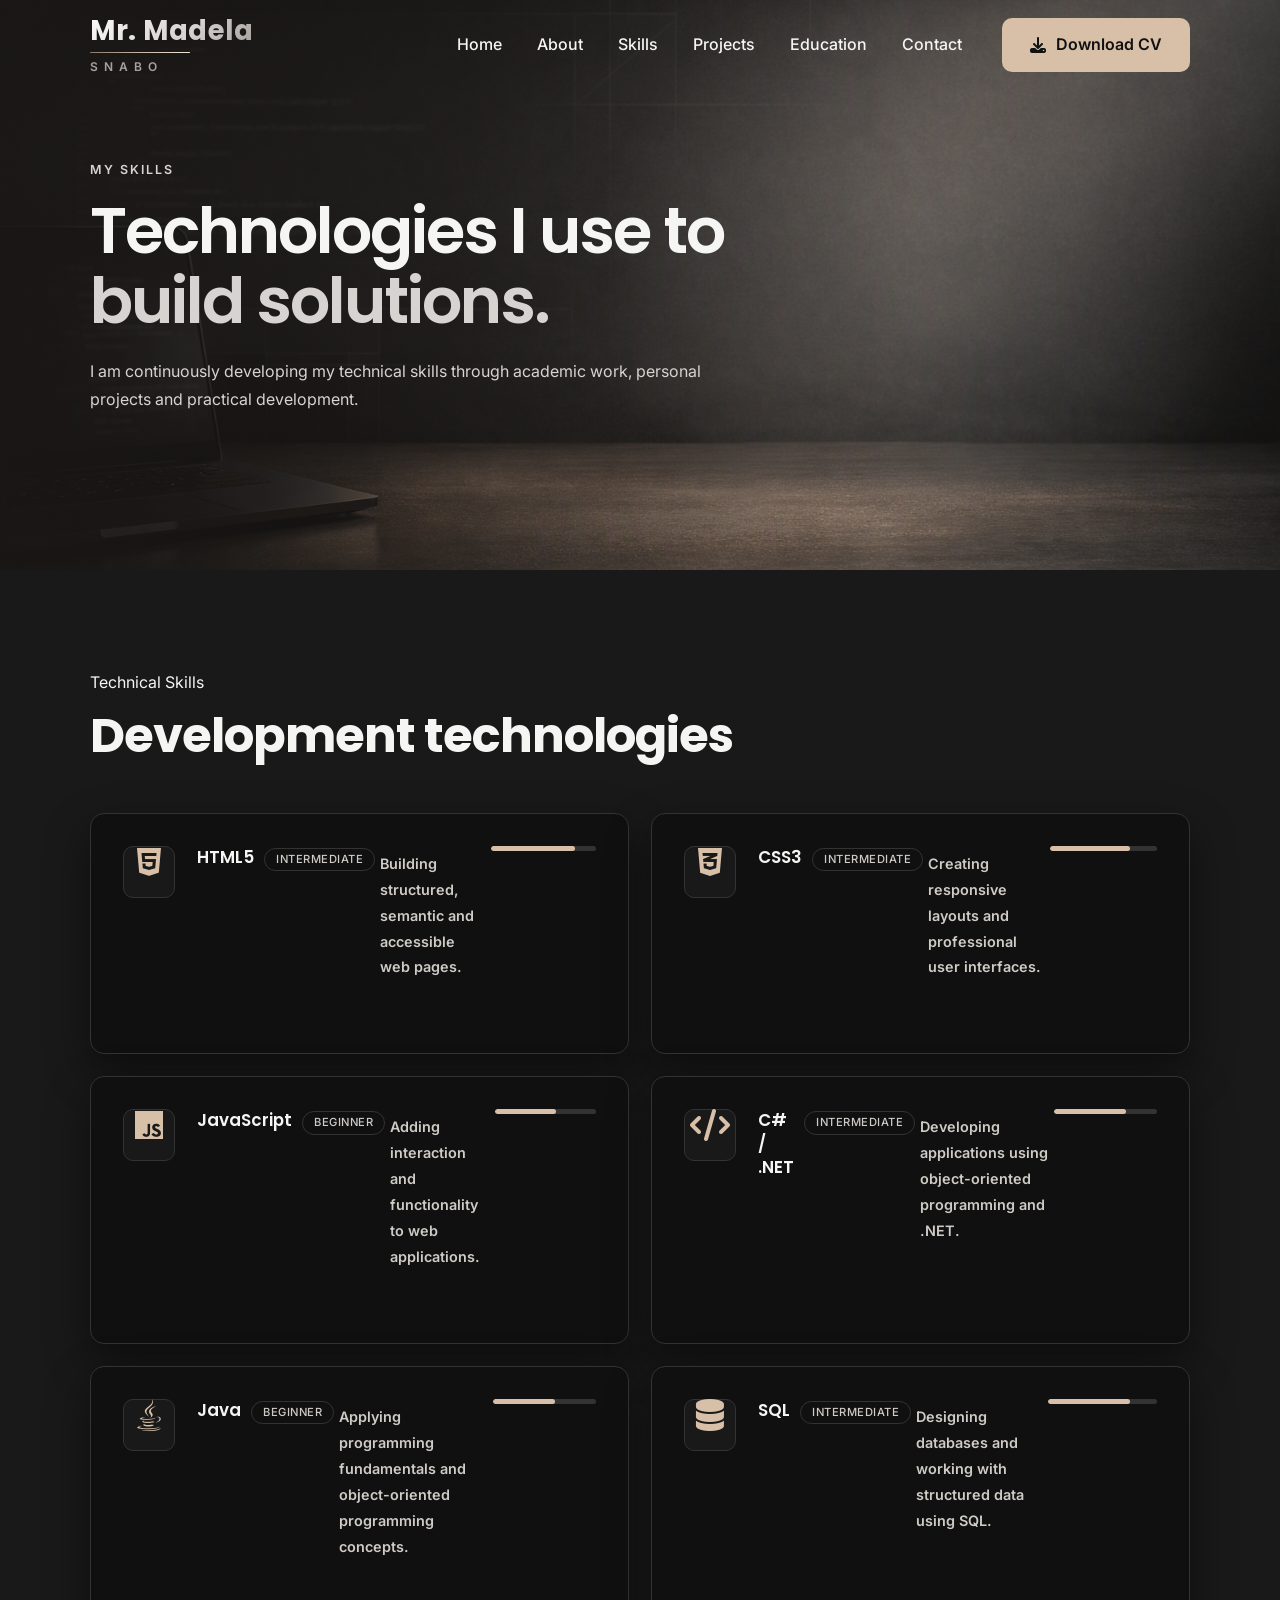
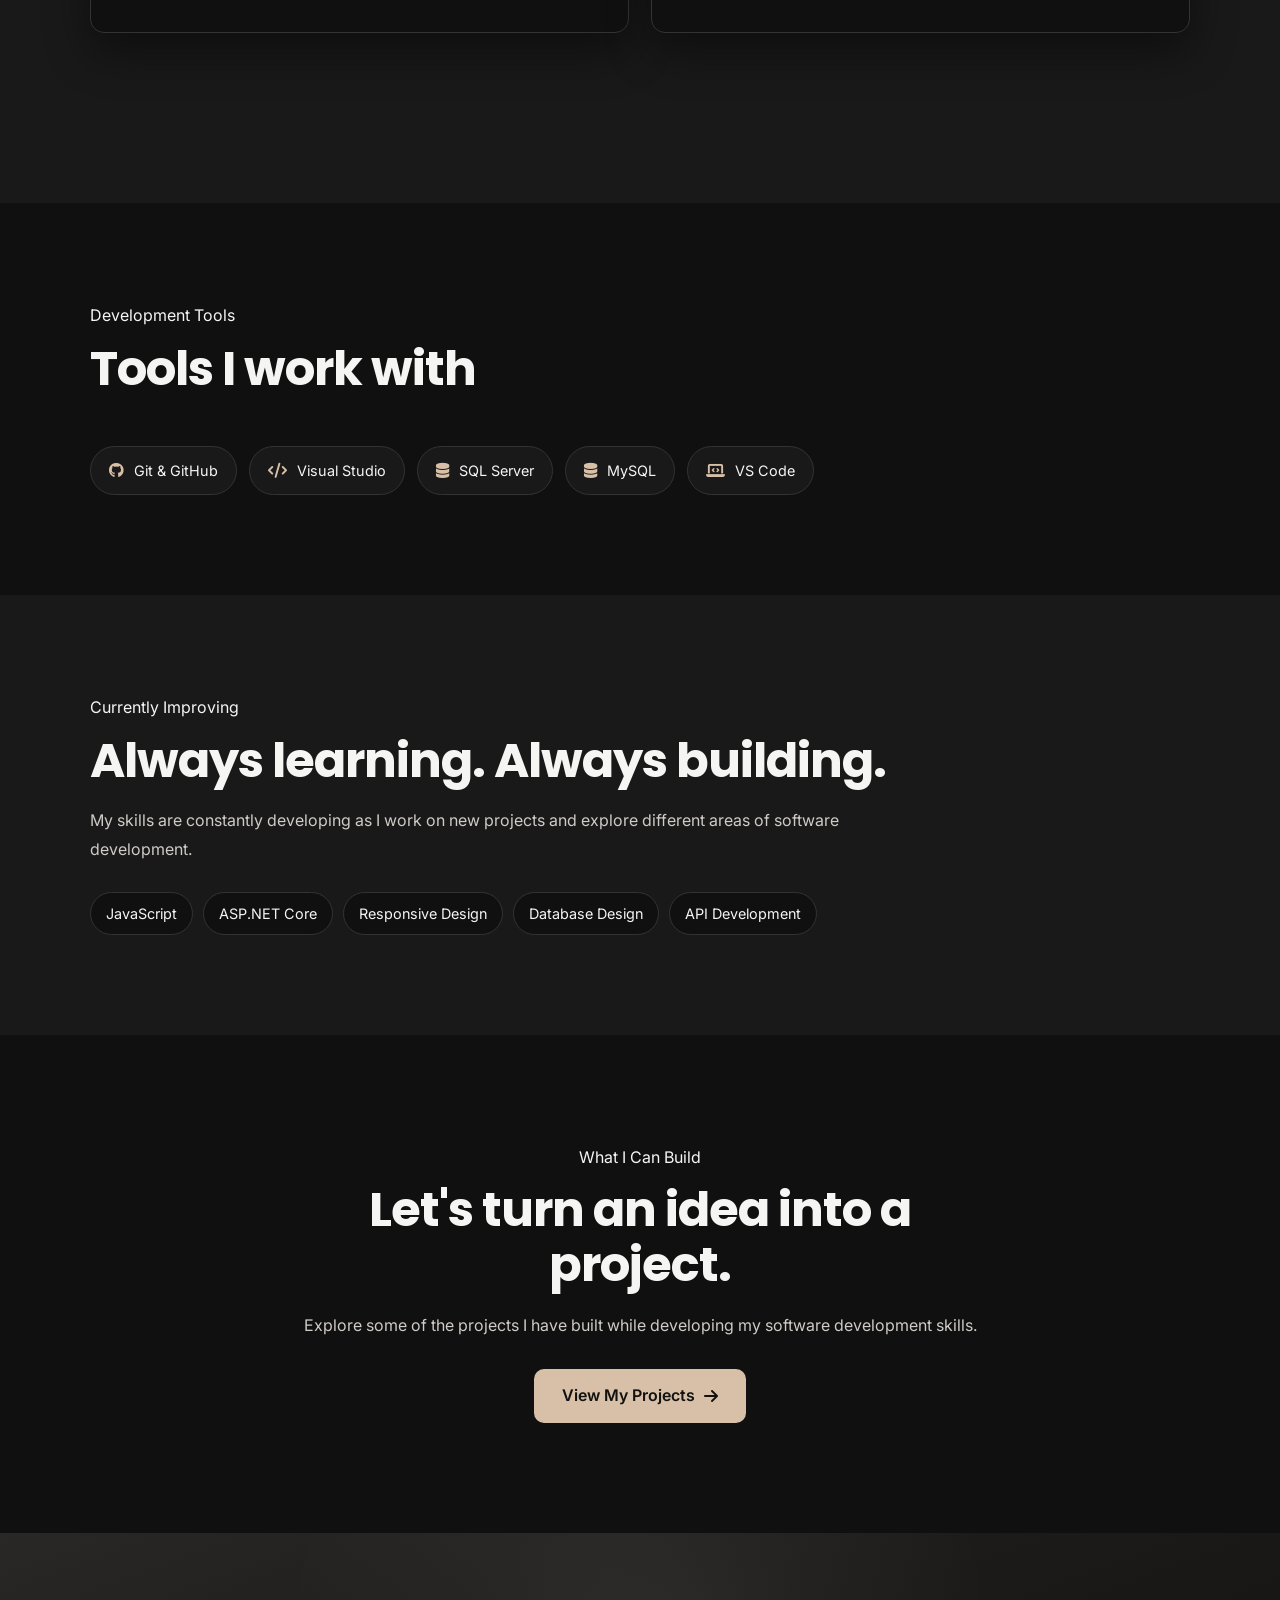
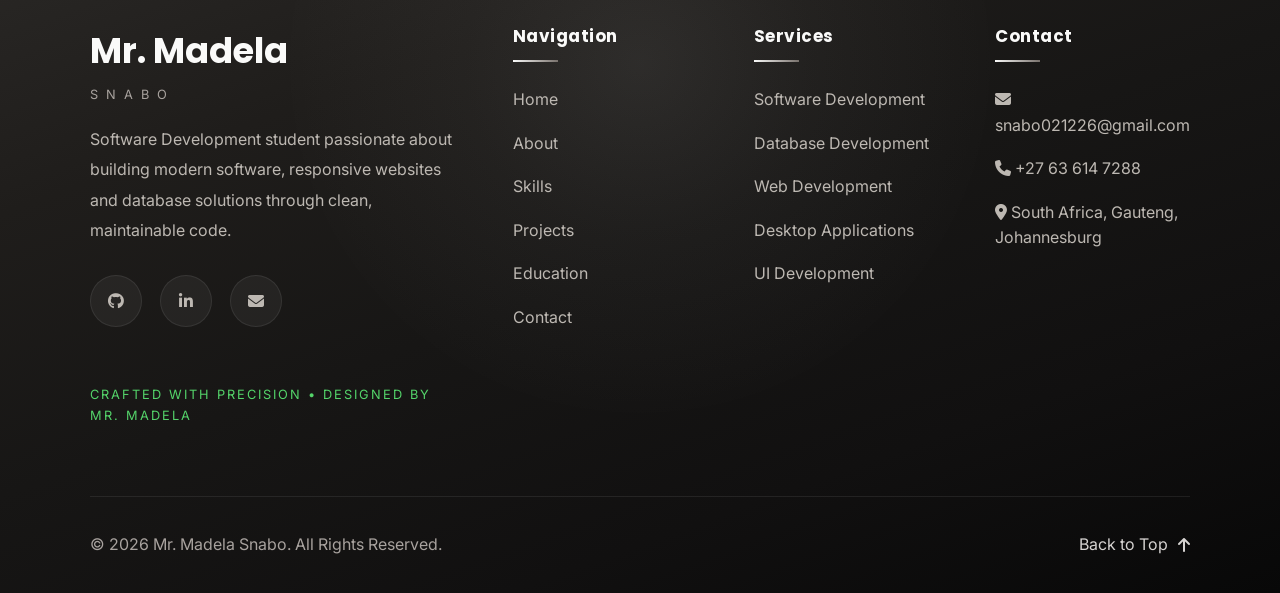
<file: skills.html>
<!DOCTYPE html>
<html lang="en">

<head>

    <meta charset="UTF-8">

    <meta name="viewport"
          content="width=device-width, initial-scale=1.0">

    <meta name="description"
          content="Explore the technical skills, programming languages, development tools and technologies used by Snabo Madela.">

    <title>Skills | Mr. Madela Snabo</title>


    <!-- ================= GOOGLE FONTS ================= -->

    <link rel="preconnect"
          href="https://fonts.googleapis.com">

    <link rel="preconnect"
          href="https://fonts.gstatic.com"
          crossorigin>

    <link href="https://fonts.googleapis.com/css2?family=Inter:wght@400;500;600;700&family=Poppins:wght@500;600;700&display=swap"
          rel="stylesheet">


    <!-- ================= FONT AWESOME ================= -->

    <link rel="stylesheet"
          href="https://cdnjs.cloudflare.com/ajax/libs/font-awesome/6.5.2/css/all.min.css">


    <!-- ================= GLOBAL CSS ================= -->

    <link rel="stylesheet"
          href="assets/css/style.css">


    <!-- ================= SKILLS CSS ================= -->

    <link rel="stylesheet"
          href="assets/css/skills.css">

</head>


<body>


    <!-- =====================================================
         HEADER
         ===================================================== -->

    <header>

        <div class="container">

            <nav>

                <!-- Logo -->
                <a href="index.html" class="logo">

                    <span class="logo-main">
                        Mr. Madela
                    </span>

                    <span class="logo-divider"></span>

                    <span class="logo-sub">
                        SNABO
                    </span>

                </a>


                <!-- Hamburger -->
                <div class="menu-toggle" id="menu-toggle">

                    <span></span>
                    <span></span>
                    <span></span>

                </div>


                <!-- Navigation -->
                <div class="nav-menu" id="nav-menu">

                    <ul class="nav-links">

                        <li>
                            <a href="index.html">
                                Home
                            </a>
                        </li>

                        <li>
                            <a href="about.html">
                                About
                            </a>
                        </li>

                        <li>
                            <a href="skills.html" class="active">
                                Skills
                            </a>
                        </li>

                        <li>
                            <a href="projects.html">
                                Projects
                            </a>
                        </li>

                        <li>
                            <a href="education.html">
                                Education
                            </a>
                        </li>

                        <li>
                            <a href="contact.html">
                                Contact
                            </a>
                        </li>

                    </ul>


                    <div class="nav-actions">

                        <a href="assets/files/resume.pdf"
                           class="btn"
                           download>

                            <i class="fa-solid fa-download"></i>

                            Download CV

                        </a>

                    </div>

                </div>

            </nav>

        </div>

    </header>



    <!-- =====================================================
         SKILLS PAGE
         ===================================================== -->

    <main>


        <!-- ================= INTRO ================= -->

        <section class="skills-intro">

            <div class="container">

                <span class="section-label">
                    My Skills
                </span>

                <h1>
                    Technologies I use to
                    <span>build solutions.</span>
                </h1>

                <p>
                    I am continuously developing my technical skills
                    through academic work, personal projects and
                    practical development.
                </p>

            </div>

        </section>



        <!-- ================= TECHNICAL SKILLS ================= -->

        <section class="skills-section">

            <div class="container">

                <div class="skills-heading">

                    <span class="section-label">
                        Technical Skills
                    </span>

                    <h2>
                        Development technologies
                    </h2>

                </div>


                <div class="skills-grid">


                    <!-- HTML -->

                    <article class="skill-card">

                        <div class="skill-icon">
                            <i class="fa-brands fa-html5"></i>
                        </div>

                        <div class="skill-info">

                            <div class="skill-title">

                                <h3>
                                    HTML5
                                </h3>

                                <span>
                                    Intermediate
                                </span>

                            </div>

                            <p>
                                Building structured, semantic and
                                accessible web pages.
                            </p>

                            <div class="skill-bar">

                                <span style="width: 80%;"></span>

                            </div>

                        </div>

                    </article>


                    <!-- CSS -->

                    <article class="skill-card">

                        <div class="skill-icon">
                            <i class="fa-brands fa-css3-alt"></i>
                        </div>

                        <div class="skill-info">

                            <div class="skill-title">

                                <h3>
                                    CSS3
                                </h3>

                                <span>
                                    Intermediate
                                </span>

                            </div>

                            <p>
                                Creating responsive layouts and
                                professional user interfaces.
                            </p>

                            <div class="skill-bar">

                                <span style="width: 75%;"></span>

                            </div>

                        </div>

                    </article>


                    <!-- JavaScript -->

                    <article class="skill-card">

                        <div class="skill-icon">
                            <i class="fa-brands fa-js"></i>
                        </div>

                        <div class="skill-info">

                            <div class="skill-title">

                                <h3>
                                    JavaScript
                                </h3>

                                <span>
                                    Beginner
                                </span>

                            </div>

                            <p>
                                Adding interaction and functionality
                                to web applications.
                            </p>

                            <div class="skill-bar">

                                <span style="width: 60%;"></span>

                            </div>

                        </div>

                    </article>


                    <!-- C# -->

                    <article class="skill-card">

                        <div class="skill-icon">
                            <i class="fa-solid fa-code"></i>
                        </div>

                        <div class="skill-info">

                            <div class="skill-title">

                                <h3>
                                    C# / .NET
                                </h3>

                                <span>
                                    Intermediate
                                </span>

                            </div>

                            <p>
                                Developing applications using
                                object-oriented programming and .NET.
                            </p>

                            <div class="skill-bar">

                                <span style="width: 70%;"></span>

                            </div>

                        </div>

                    </article>


                    <!-- Java -->

                    <article class="skill-card">

                        <div class="skill-icon">
                            <i class="fa-brands fa-java"></i>
                        </div>

                        <div class="skill-info">

                            <div class="skill-title">

                                <h3>
                                    Java
                                </h3>

                                <span>
                                    Beginner
                                </span>

                            </div>

                            <p>
                                Applying programming fundamentals and
                                object-oriented programming concepts.
                            </p>

                            <div class="skill-bar">

                                <span style="width: 60%;"></span>

                            </div>

                        </div>

                    </article>


                    <!-- SQL -->

                    <article class="skill-card">

                        <div class="skill-icon">
                            <i class="fa-solid fa-database"></i>
                        </div>

                        <div class="skill-info">

                            <div class="skill-title">

                                <h3>
                                    SQL
                                </h3>

                                <span>
                                    Intermediate
                                </span>

                            </div>

                            <p>
                                Designing databases and working with
                                structured data using SQL.
                            </p>

                            <div class="skill-bar">

                                <span style="width: 75%;"></span>

                            </div>

                        </div>

                    </article>

                </div>

            </div>

        </section>



        <!-- ================= TOOLS ================= -->

        <section class="tools-section">

            <div class="container">

                <div class="skills-heading">

                    <span class="section-label">
                        Development Tools
                    </span>

                    <h2>
                        Tools I work with
                    </h2>

                </div>


                <div class="tools-list">

                    <div class="tool">
                        <i class="fa-brands fa-github"></i>
                        <span>Git & GitHub</span>
                    </div>

                    <div class="tool">
                        <i class="fa-solid fa-code"></i>
                        <span>Visual Studio</span>
                    </div>

                    <div class="tool">
                        <i class="fa-solid fa-database"></i>
                        <span>SQL Server</span>
                    </div>

                    <div class="tool">
                        <i class="fa-solid fa-database"></i>
                        <span>MySQL</span>
                    </div>

                    <div class="tool">
                        <i class="fa-solid fa-laptop-code"></i>
                        <span>VS Code</span>
                    </div>

                </div>

            </div>

        </section>



        <!-- ================= CURRENTLY IMPROVING ================= -->

        <section class="skills-growth">

            <div class="container">

                <div class="growth-content">

                    <span class="section-label">
                        Currently Improving
                    </span>

                    <h2>
                        Always learning. Always building.
                    </h2>

                    <p>
                        My skills are constantly developing as I work
                        on new projects and explore different areas of
                        software development.
                    </p>


                    <div class="growth-tags">

                        <span>
                            JavaScript
                        </span>

                        <span>
                            ASP.NET Core
                        </span>

                        <span>
                            Responsive Design
                        </span>

                        <span>
                            Database Design
                        </span>

                        <span>
                            API Development
                        </span>

                    </div>

                </div>

            </div>

        </section>



        <!-- ================= CTA ================= -->

        <section class="skills-cta">

            <div class="container">

                <div class="cta-content">

                    <span class="section-label">
                        What I Can Build
                    </span>

                    <h2>
                        Let's turn an idea into a project.
                    </h2>

                    <p>
                        Explore some of the projects I have built while
                        developing my software development skills.
                    </p>

                    <a href="projects.html" class="btn">

                        View My Projects

                        <i class="fa-solid fa-arrow-right"></i>

                    </a>

                </div>

            </div>

        </section>

    </main>



    <!-- =====================================================
         FOOTER
         Same as Home page
         ===================================================== -->

    <footer>

        <div class="container">

            <div class="footer-grid">


                <!-- Column 1 -->

                <div class="footer-column">

                    <a href="index.html"
                       class="footer-logo">

                        <h2>
                            Mr. Madela
                        </h2>

                        <span>
                            SNABO
                        </span>

                    </a>


                    <p class="footer-description">

                        Software Development student passionate about
                        building modern software, responsive websites
                        and database solutions through clean,
                        maintainable code.

                    </p>


                    <div class="footer-social">

                        <a href="https://github.com/mr-madela"
                           target="_blank"
                           aria-label="GitHub">

                            <i class="fab fa-github"></i>

                        </a>


                        <a href="#"
                           target="_blank"
                           aria-label="LinkedIn">

                            <i class="fab fa-linkedin-in"></i>

                        </a>


                        <a href="mailto:snabo021226@gmail.com"
                           aria-label="Email">

                            <i class="fas fa-envelope"></i>

                        </a>

                    </div>


                    <p class="footer-signature">

                        Crafted with precision • Designed by Mr. Madela

                    </p>

                </div>


                <!-- Column 2 -->

                <div class="footer-column">

                    <h3>
                        Navigation
                    </h3>

                    <a href="index.html">
                        Home
                    </a>

                    <a href="about.html">
                        About
                    </a>

                    <a href="skills.html">
                        Skills
                    </a>

                    <a href="projects.html">
                        Projects
                    </a>

                    <a href="education.html">
                        Education
                    </a>

                    <a href="contact.html">
                        Contact
                    </a>

                </div>


                <!-- Column 3 -->

                <div class="footer-column">

                    <h3>
                        Services
                    </h3>

                    <a href="projects.html">
                        Software Development
                    </a>

                    <a href="projects.html">
                        Database Development
                    </a>

                    <a href="projects.html">
                        Web Development
                    </a>

                    <a href="projects.html">
                        Desktop Applications
                    </a>

                    <a href="projects.html">
                        UI Development
                    </a>

                </div>


                <!-- Column 4 -->

                <div class="footer-column">

                    <h3>
                        Contact
                    </h3>

                    <a href="mailto:snabo021226@gmail.com">

                        <i class="fas fa-envelope"></i>

                        snabo021226@gmail.com

                    </a>


                    <a href="tel:+27636147288">

                        <i class="fas fa-phone"></i>

                        +27 63 614 7288

                    </a>


                    <a href="#">

                        <i class="fas fa-location-dot"></i>

                        South Africa, Gauteng, Johannesburg

                    </a>

                </div>

            </div>


            <div class="footer-bottom">

                <p>
                    © 2026 Mr. Madela Snabo. All Rights Reserved.
                </p>


                <a href="#"
                   class="back-top">

                    Back to Top

                    <i class="fa-solid fa-arrow-up"></i>

                </a>

            </div>

        </div>

    </footer>



    <!-- ================= JAVASCRIPT ================= -->

    <script src="assets/js/script.js"></script>

</body>

</html>
</file>
<file: assets/css/style.css>
/* ===================== GLOBAL RESET ======================= */
*{
    margin:0;
    padding:0;
    box-sizing:border-box;
    
}

html{
    scroll-behavior:smooth;

}

body{
    font-family:'Inter',sans-serif;
    background:var(--bg-color);
    color:var(--text-primary);
    line-height:1.6;

}

/* ===================== GOOGLE FONTS ======================= */
@import url('https://fonts.googleapis.com/css2?family=Inter:wght@300;400;500;600;700&family=Poppins:wght@500;600;700&display=swap');


/* ===================== CSS VARIABLES ======================= */
:root{

    /* Neutral Colour Palette */
    --neutral-100:#FAFAF9;
    --neutral-200:#F5F5F4;
    --neutral-300:#E7E5E4;
    --neutral-400:#D6D3D1;
    --neutral-500:#A8A29E;
    --neutral-600:#78716C;
    --neutral-700:#57534E;
    --neutral-800:#44403C;
    --neutral-900:#292524;
    --neutral-950:#1C1917;

    /* Backgrounds */
    --bg-color:#101010;
    --surface-color:#191919;
    --surface-hover:#222222;

    /* Text */
    --text-primary:#F5F5F4;
    --text-secondary:#CFCBC6;

    /* Borders */
    --border-color:#333333;

    /* Accent */
    --accent-color:#D8C0A8;
    --accent-hover:#E6D3BF;

    /* Success */
    --success:#54D46A;

    /* Shadow */
    --shadow:0 18px 45px rgba(0,0,0,.45);

    /* Radius */
    --radius:16px;

    /* Transition */
    --transition:.35s ease;

}

.container{
    width: min(1100px,90%);
    margin: auto;

}

section{
    padding: 100px 0;

}

h1,h2,h3,h4{
    font-family: 'Poppins', sans-serif;

}

h2{
    font-size: 2.5rem;
    margin-bottom: 20px;

}

p{
    color: var(--text-secondary);

}

/* Button style */
.btn{
    display:inline-flex;
    align-items:center;
    gap:10px;
    padding:14px 28px;
    border-radius:10px;
    background:var(--accent-color);
    color:#111111;
    text-decoration:none;
    font-weight:600;
    transition:var(--transition);

}

.btn:hover{
    background:var(--accent-hover);
    transform:translateY(-3px);

}


/*=============================== HEADER ===============================*/
header{
    position:fixed;
    top:0;
    left:0;
    width:100%;
    padding:0;
    background:transparent;
    transition:all .35s ease;
    z-index:1000;

}

header.scrolled{
    position:fixed;
    background:rgba(28,25,23,.80);
    backdrop-filter:blur(18px);
    box-shadow:0 12px 35px rgba(0,0,0,.18);

}

header.scrolled::after{
    content:"";
    position:absolute;
    left:0;
    bottom:0;
    width:100%;
    height:1px;
    background:linear-gradient(
        to right,
        transparent,
        rgba(231,229,228,.45),
        transparent
    );

}

nav{
    display:flex;
    justify-content:space-between;
    align-items:center;
    height:90px;

}

.nav-menu{
    display:flex;
    align-items:center;
    gap:40px;

}


/*============================== LOGO ==============================*/

.logo{

    display:flex;
    flex-direction:column;
    justify-content:center;
    text-decoration:none;
    line-height:1;
    transition:.35s ease;

}

/* Main Name */
.logo-main{
    font-family:'Poppins',sans-serif;
    font-size:1.7rem;
    font-weight:700;
    letter-spacing:.5px;
    background:linear-gradient(
        135deg,
        #FAFAF9 0%,
        #E7E5E4 30%,
        #D6D3D1 60%,
        #A8A29E 100%
    );
    -webkit-background-clip:text;
    background-clip:text;
    -webkit-text-fill-color:transparent;
    transition:.35s ease;

}

.logo-divider{
    width:100px;
    height:0.5px;
    margin:8px 0;
    border-radius:999px;
    background:linear-gradient(
        90deg,
        #8D7B68 0%,
        #C8B6A6 50%,
        #F1E6D6 100%
    );
    transition:.35s ease;

}

/* Sub Name */
.logo-sub{
    font-family:'Inter',sans-serif;
    font-size:.75rem;
    font-weight:600;
    letter-spacing:6px;
    text-transform:uppercase;
    color:#A8A29E;
    transition:.35s ease;

}

/* Hover */
.logo:hover{
    transform:translateY(-2px);

}

.logo:hover .logo-main{
    filter:brightness(1.15);

}

.logo:hover .logo-divider{
    width:92px;

}

.logo:hover .logo-sub{
    color:#E7E5E4;
    letter-spacing:7px;

}

/*==================== NAVIGATION =====================*/
.nav-links{

    display:flex;
    list-style:none;
    gap:35px;

}

.nav-links a{
    text-decoration:none;
    color:var(--text-primary);
    font-weight:500;
    transition:.3s;

}

.nav-links a:hover{
    color:var(--accent-color);

}

.nav-actions{
    display:flex;
    align-items:center;
    gap:1rem;

}


/* Hamburger */
.menu-toggle{
    display:none;
    flex-direction:column;
    cursor:pointer;
    gap:6px;

}

.menu-toggle span{
    width:28px;
    height:3px;
    background:var(--text-primary);
    border-radius:10px;
    transition:.35s;

}


/*   Nav Responsive */
@media(max-width:900px){

.menu-toggle{
    display:flex;

}

.nav-menu{
    position:absolute;
    top:90px;
    left:0;
    width:100%;
    background:#111;
    flex-direction:column;
    align-items:center;
    justify-content:center;
    gap:30px;
    padding:40px 0;
    transform:translateY(-130%);
    transition:.45s ease;
    border-bottom:1px solid #2f2f2f;

}

.nav-menu.active{
    transform:translateY(0);

}

.nav-links{
    flex-direction:column;
    align-items:center;
    gap:25px;

}

}



/*======================================== HERO ========================================*/
.hero{
    position:relative;
    min-height:100vh;
    display:flex;
    align-items:center;
    background:
        linear-gradient(
            rgba(15,15,15,.76),
            rgba(20,20,20,.72)
        ),
        url("../images/backgoung..png");

    background-size:cover;
    background-position:center;
    background-repeat:no-repeat;
    overflow:hidden;

}

.hero-content{
    position: relative;
    z-index:2;
    max-width:720px;

}

.hero h1{
    font-size:clamp(3.6rem,6vw,5.8rem);
    font-weight:700;
    line-height:1.05;
    color:var(--neutral-200);
    margin:28px 0;
    text-shadow:0 8px 24px rgba(0,0,0,.30);

}

.hero h1 span{
    color:#D8C0A8;
    text-shadow:0 6px 18px rgba(0,0,0,.35);
    letter-spacing:.5px;

}

.hero h2{

    font-size:1.55rem;
    font-weight:500;
    color:#E8C999;
    letter-spacing:1px;
    margin-bottom:25px;

}

.hero p{
    max-width:620px;
    color:var(--neutral-300);
    font-size:1.1rem;
    line-height:1.9;
    margin-bottom:42px;

}

/* badge */
.badge{
    display:inline-flex;
    align-items:center;
    gap:10px;
    padding:12px 22px;
    border-radius:999px;
    background:rgba(231,229,228,.10);
    border:1px solid rgba(231,229,228,.18);
    backdrop-filter:blur(14px);
    color:var(--neutral-300);
    font-weight:600;

}

.badge i{
    color: rgb(9, 206, 9);
    font-size:10px;

}


/* Hero Buttons */
.hero-buttons{
    display:flex;
    gap:20px;
    flex-wrap:wrap;
    margin-top:40px;

}

.btn-outline{
    display:inline-flex;
    align-items:center;
    gap:10px;
    padding:14px 28px;
    border:2px solid var(--neutral-500);
    border-radius:10px;
    color:var(--neutral-300);
    text-decoration:none;
    transition:var(--transition);

}

.btn-outline:hover{
    background:var(--neutral-300);
    color:var(--neutral-950);
    border-color:var(--neutral-300);
    transform:translateY(-3px);

}


/* Social Icons */
.social-icons{
    display:flex;
    align-items:center;
    gap:18px;
    margin-top:35px;

}

.social-icons a{
    width:52px;
    height:52px;
    display:flex;
    justify-content:center;
    align-items:center;
    border-radius:50%;
    background:rgba(231,229,228,.10);
    border:1px solid rgba(231,229,228,.18);
    backdrop-filter:blur(14px);
    color:var(--neutral-300);
    text-decoration:none;
    font-size:1.15rem;
    transition:var(--transition);

}

.social-icons a:hover{
    background:var(--neutral-300);
    color:var(--neutral-950);
    transform:translateY(-6px);

}


/* Responsive */
@media (max-width:768px){

    .hero{
        text-align:center;
        background-position:68% center;

    }

    .hero-content{
        margin:auto;

    }

    .hero-buttons{
        justify-content:center;

    }

    .social-icons{
        justify-content:center;

    }

    .hero h1{
        font-size:3rem;

    }

    .hero h2{
        font-size:1.25rem;

    }

}


/*============================== ABOUT ==============================*/
#about{
     background:#141414;
}

.section-title{
    text-align:center;
    margin-bottom:70px;
}

.section-title h2{
    font-size:3rem;
    color:var(--text-primary);
    margin-bottom:15px;
}

.section-title p{
    color:var(--text-secondary);
    max-width:700px;
    margin:auto;
    font-size:1.05rem;
}


/* Layout */
.about-container{
    display:grid;
    grid-template-columns:380px 1fr;
    gap:70px;
    align-items:center;

}


/* Profile card */
.profile-card{
    background:var(--surface-color);
    border:1px solid var(--border-color);
    padding:10px;
    border-radius:25px;
    text-align:center;
    box-shadow:var(--shadow);
    transition:.35s ease;

}

.profile-card:hover{
    transform:translateY(-8px);
    box-shadow:0 18px 40px rgba(0,0,0,.12);

}

.profile-card img{
    width:100%;
    border-radius:20px;
    margin-bottom:25px;
    filter:brightness(.92);
    transition:.3s;

}

.profile-card:hover img{
    filter:brightness(1);

}

.profile-card h3{
    font-size:1.6rem;
    margin-bottom:8px;

}

.profile-card p{
    margin-bottom:25px;
    color:var(--text-secondary);

}

.profile-card .btn{
    width:100%;

}


/* Content */
.about-content h3{
    font-size:2rem;
    margin-bottom:20px;

}

.about-content p{
    margin-bottom:20px;
    font-size:1.05rem;

}


/* Highlights*/
.about-highlights{
    display:grid;
    grid-template-columns:repeat(2,1fr);
    gap:18px;
    margin-top:35px;

}

.about-highlights div{
    display:flex;
    align-items:center;
    gap:15px;
    background:var(--surface-color);
    border:1px solid var(--border-color);
    padding:18px;
    border-radius:15px;
    box-shadow:var(--shadow);
    transition:.3s;

}

.about-highlights div:hover{
    transform:translateY(-6px);

}

.about-highlights i{
    font-size:1.2rem;
    color:var(--accent-color);

}


/* Stastistics */
.about-stats{
    display:flex;
    justify-content:space-between;
    gap:20px;
    margin-top:40px;
}

.stat-card{
    flex:1;
    background:var(--surface-color);
    border:1px solid var(--border-color);
    padding:25px;
    border-radius:18px;
    text-align:center;
    box-shadow:var(--shadow);
    transition:.3s;
}

.stat-card:hover{
    transform:translateY(-8px);

}

.stat-card h3{
    font-size:2rem;
    color:var(--accent-color);
    margin-bottom:8px;

}

.stat-card p{
    margin:0;
    font-size:.95rem;

}

.about-buttons{
    margin-top:40px;

}

.about-buttons .btn{

    display:inline-flex;
    align-items:center;
    gap:10px;

}


/* Responsive */
@media (max-width:900px){

    .about-container{
        grid-template-columns:1fr;
        text-align:center;

    }

    .about-highlights{
        grid-template-columns:1fr;

    }

    .about-stats{
        flex-direction:column;

    }

}


/*============================== SKILLS ==============================*/
#skills{
     background:#181818;
}

.skills-grid{
    display:grid;
    grid-template-columns:repeat(2,1fr);
    gap:30px;
    margin-bottom:70px;
}

.skill-info{
    display:flex;
    justify-content:space-between;
    margin-bottom:12px;
    font-weight:600;
}

.progress{
    width:100%;
    height:12px;
    background:#2A2A2A;
    border-radius:50px;
    overflow:hidden;
}

.progress-bar{
    height:100%;
    border-radius:50px;
    background:linear-gradient(
        90deg,
        #D8C0A8,
        #B79D88
    );
}

.software{width:90%;}
.database{width:85%;}
.web{width:80%;}
.problem{width:95%;}


/* Cards */
.skills-cards{
    display:grid;
    grid-template-columns:repeat(auto-fit,minmax(250px,1fr));
    gap:30px;

}

.skill-card{
    background:var(--surface-color);
    padding:35px;
    border-radius:20px;
    border:1px solid var(--border-color);
    box-shadow:var(--shadow);
    transition:.3s;

}

.skill-card:hover{
    transform:translateY(-8px);

}

.skill-card i{
    font-size:2rem;
    margin-bottom:20px;
    color:var(--accent-color);

}

.skill-card h3{
    margin-bottom:20px;

}

.skill-card ul{
    list-style:none;

}

.skill-card li{
    padding:10px 0;
    border-bottom:1px solid var(--border-color);
    color:var(--text-secondary);

}

.skill-card li:last-child{
    border:none;

}

.skills-button{

    margin-top:50px;

    text-align:center;

}


/* Responsive */
@media(max-width:900px){

    .skills-grid{
        grid-template-columns:1fr;

    }

}

/*  Hover Glow for Cards */
.profile-card:hover,
.skill-card:hover,
.stat-card:hover,
.about-highlights div:hover{

    border-color:rgba(216,192,168,.45);

    box-shadow:
        0 20px 45px rgba(0,0,0,.45),
        0 0 0 1px rgba(216,192,168,.15);

}




/*============================== PROJECTS ==============================*/

#projects{
    background:#181818;

}

.projects-grid{
    display:grid;
    grid-template-columns:repeat(3,1fr);
    gap:30px;
    margin-top:60px;

}

.project-card{
    background:var(--surface-color);
    border:1px solid var(--border-color);
    border-radius:20px;
    overflow:hidden;
    transition:.35s ease;

}

.project-card:hover{
    transform:translateY(-8px);
    border-color:rgba(216,192,168,.4);
    box-shadow:0 20px 40px rgba(0,0,0,.35);

}

.project-image img{
    width:100%;
    height:220px;
    object-fit:cover;

}

.project-content{
    padding:25px;

}

.project-content h3{
    margin-bottom:15px;
    color:var(--text-primary);

}

.project-content p{
    margin-bottom:20px;

}

.project-tags{
    display:flex;
    flex-wrap:wrap;
    gap:10px;
    margin-bottom:25px;

}

.project-tags span{
    padding:8px 14px;
    background:#232323;
    border:1px solid var(--border-color);
    border-radius:50px;
    font-size:.85rem;
    color:var(--text-secondary);

}

.projects-button{
    text-align:center;
    margin-top:60px;

}


/* Responsive */
@media (max-width:992px){

    .projects-grid{
        grid-template-columns:1fr;

    }

}


/*============================== EDUCATION ==============================*/

#education{
    background:#141414;

}

.education-card{
    max-width:850px;
    margin:60px auto 0;
    display:flex;
    align-items:center;
    gap:30px;
    padding:40px;
    background:var(--surface-color);
    border:1px solid var(--border-color);
    border-radius:20px;
    transition:.35s ease;

}

.education-card:hover{
    transform:translateY(-6px);
    border-color:rgba(216,192,168,.35);

}

.education-badge{
    width:400px;
    height:180px;
    border-radius:24px;
    background:linear-gradient(
        135deg,
        #1E1E1E,
        #292929
    );
    
    display:flex;
    flex-direction:column;
    justify-content:center;
    align-items:center;
    border:1px solid rgba(216,192,168,.25);
    box-shadow:0 20px 45px rgba(0,0,0,.35);

}

.education-badge i{
    font-size:3rem;
    color:var(--accent-color);
    margin-bottom:20px;

}

.education-badge span{
    text-align:center;
    letter-spacing:2px;
    font-size:.8rem;
    color:#E7E5E4;
    font-weight:600;

}

.education-content h3{
    margin-bottom:10px;

}

.education-content h4{
    color:var(--accent-color);
    margin-bottom:18px;

}

.education-content p{
    margin-bottom:30px;

}

.education-content .btn-outline{
    margin-top:10px;

}



/*============================== FOOTER ==============================*/
footer{
    background:linear-gradient(
        160deg,
        #2A2826 0%,
        #1F1D1B 25%,
        #171615 50%,
        #111010 75%,
        #080808 100%
    );
    position:relative;
    overflow:hidden;
    padding:90px 0 35px;

}

footer::before{
    content:"";
    position:absolute;
    top:-220px;
    left:50%;
    transform:translateX(-50%);
    width:700px;
    height:700px;
    border-radius:50%;
    background:radial-gradient(
        circle,
        rgba(250,250,249,.08) 0%,
        rgba(214,211,209,.04) 35%,
        transparent 75%

    );
    pointer-events:none;

}

.footer-logo{
    display:inline-flex;
    flex-direction:column;
    text-decoration:none;
    margin-bottom:20px;

}

.footer-logo h2{
    font-size:2.2rem;
    color:#FAFAF9;
    margin-bottom:6px;

}

.footer-logo span{
    color:#A8A29E;
    letter-spacing:8px;
    font-size:.8rem

}

.footer-description{
    max-width:420px;
    color:#BDB8B2;
    line-height:1.9;
    margin-bottom:30px;

}

.footer-social{
    display:flex;
    gap:18px;
    margin-bottom:30px;

}

.footer-social a{
    width:52px;
    height:52px;
    display:flex;
    justify-content:center;
    align-items:center;
    border-radius:50%;
    background:rgba(255,255,255,.05);
    border:1px solid rgba(255,255,255,.08);
    color:#FAFAF9;
    transition:.35s ease;

}

.footer-social a:hover{
    transform:translateY(-8px);
    background:var(--neutral-700);
    color:#111111;
    box-shadow:0 15px 35px rgba(255,255,255,.18);

}

.footer-grid{
    display:grid;
    grid-template-columns:2fr 1fr 1fr 1fr;
    gap:60px;
    margin-bottom:70px;

}

.footer-column{
    display:flex;
    flex-direction:column;

}

.footer-column h3{
    color:#FAFAF9;
    font-size:1.05rem;
    margin-bottom:25px;
    letter-spacing:.5px;

}

.footer-column h3::after{
    content:"";
    display:block;
    width:45px;
    height:2px;
    margin-top:10px;
    background:linear-gradient(
        90deg,
        #FAFAF9,
        #78716C
    );

}

.footer-column a{
    color:#BDB8B2;
    text-decoration:none;
    margin-bottom:18px;
    transition:.3s ease;

}

.footer-column a:hover{
    color:#FFFFFF;
    transform:translateX(8px);

}

.footer-bottom{
    display:flex;
    justify-content:space-between;
    align-items:center;
    padding-top:35px;
    border-top:1px solid rgba(255,255,255,.08);

}

.footer-bottom p{
    color:#A8A29E;
    margin:0;

}

.footer-grid,
.footer-bottom{
    position:relative;
    z-index:2;

}

.back-top{
    display:flex;
    align-items:center;
    gap:10px;
    color:#D6D3D1;
    text-decoration:none;
    transition:.35s ease;

}

.back-top:hover{
    color:var(--accent-hover);

}

.back-top i{
    transition:.35s ease;

}

.back-top:hover i{
    transform:translateY(-5px);

}

.footer-signature{
    margin-top:10px;
    color:var(--success);
    font-size:.8rem;
    letter-spacing:2px;
    text-transform:uppercase;

}


@media (max-width:992px){
    .footer-grid{
        grid-template-columns:1fr 1fr;
        gap:50px;

    }

}

@media (max-width:768px){
    footer{
        padding:70px 0 30px;

    }

    .footer-grid{
        grid-template-columns:1fr;
        text-align:center;

    }

    .footer-social{
        justify-content:center;

    }

    .footer-bottom{
        flex-direction:column;
        gap:20px;
        text-align:center;

    }

}
</file>
<file: assets/css/about.css>
/* =========================================================
   ABOUT PAGE
   ========================================================= */

.about-intro {
    padding: 110px 0 90px;
}

.about-intro-grid,
.about-details-grid {
    display: grid;
    grid-template-columns: 1fr 1fr;
    gap: 70px;
    align-items: center;
}

.about-intro h1 {
    margin-top: 15px;
    font-family: "Poppins", sans-serif;
    font-size: clamp(2.5rem, 5vw, 4.5rem);
    line-height: 1.1;
    letter-spacing: -2px;
}

.about-intro h1 span {
    display: block;
    color: var(--accent-color);
}

.about-intro-text p,
.about-section p,
.about-goal p {
    margin-bottom: 18px;
    line-height: 1.8;
    color: var(--text-secondary);
}


/* ================= SECTIONS ================= */

.about-section {
    padding: 90px 0;
    background: var(--surface-color);
}

.about-section-heading {
    max-width: 600px;
    margin-bottom: 50px;
}

.about-section h2,
.about-goal h2 {
    margin-top: 12px;
    font-family: "Poppins", sans-serif;
    font-size: clamp(2rem, 4vw, 3rem);
}


/* ================= JOURNEY ================= */

.journey {
    border-top: 1px solid var(--border-color);
}

.journey-item {
    display: grid;
    grid-template-columns: 60px 1fr;
    gap: 25px;
    padding: 30px 0;
    border-bottom: 1px solid var(--border-color);
}

.journey-item > span {
    font-weight: 700;
    color: var(--text-secondary);
}

.journey-item h3 {
    margin-bottom: 8px;
    font-family: "Poppins", sans-serif;
}


/* ================= EDUCATION & FOCUS ================= */

.about-details {
    background: var(--bg-color);
}

.education {
    margin-top: 30px;
    padding: 25px;
    border-left: 3px solid var(--accent-color);
    background: var(--surface-color);
}

.education h3 {
    margin-bottom: 8px;
}

.education-school {
    font-weight: 600;
    color: var(--accent-color) !important;
}

.focus-list {
    display: flex;
    flex-wrap: wrap;
    gap: 10px;
    margin-top: 30px;
}

.focus-list span {
    padding: 9px 15px;
    border: 1px solid var(--border-color);
    border-radius: 50px;
    background: var(--surface-color);
    font-size: 0.9rem;
}


/* ================= CAREER GOAL ================= */

.about-goal {
    padding: 110px 0;
    text-align: center;
}

.goal-content {
    max-width: 750px;
    margin: auto;
}

.goal-actions {
    display: flex;
    justify-content: center;
    gap: 12px;
    margin-top: 30px;
}

.btn-secondary {
    background: transparent;
    color: var(--text-primary);
    border: 1px solid var(--border-color);
}


/* ================= RESPONSIVE ================= */

@media (max-width: 750px) {

    .about-intro-grid,
    .about-details-grid {
        grid-template-columns: 1fr;
        gap: 40px;
    }

    .about-intro {
        padding: 80px 0 70px;
    }

    .about-section,
    .about-goal {
        padding: 70px 0;
    }

    .about-intro h1 {
        letter-spacing: -1px;
    }

}

@media (max-width: 480px) {

    .goal-actions {
        flex-direction: column;
    }

    .goal-actions .btn {
        width: 100%;
    }

}
</file>
<file: assets/css/contact.css>
/* START OF CONTACT PAGE */

/* ================= CONTACT HERO ================= */

.contact-hero {
    position: relative;
    isolation: isolate;
    overflow: hidden;

    min-height: 620px;
    display: flex;
    align-items: center;

    padding: 150px 0 90px;

    background:
        linear-gradient(
            90deg,
            rgba(16, 16, 16, 0.97) 0%,
            rgba(16, 16, 16, 0.88) 55%,
            rgba(16, 16, 16, 0.72) 100%
        ),
        url("../images/education_image.jpg");

    background-size: cover;
    background-position: center;
    background-repeat: no-repeat;
}

.contact-hero-content {
    max-width: 760px;
}

.contact-label {
    display: inline-flex;
    align-items: center;
    gap: 12px;

    padding: 11px 20px;

    background: rgba(231, 229, 228, 0.08);
    border: 1px solid rgba(231, 229, 228, 0.16);
    border-radius: 50px;

    color: #D6D3D1;
    font-size: 0.85rem;
    font-weight: 600;
    letter-spacing: 2px;
}

.contact-label i {
    color: #54D46A;
    font-size: 9px;
}

.contact-hero h1 {
    margin: 35px 0 25px;

    color: #FAFAF9;
    font-size: clamp(3rem, 6vw, 5.2rem);
    line-height: 1.15;
}

.contact-hero h1 span {
    display: block;
    color: #D8C0A8;
}

.contact-hero-content > p {
    max-width: 650px;
    margin-bottom: 35px;

    color: #CFCBC6;
    font-size: 1.05rem;
    line-height: 1.9;
}


/* ================= CONTACT INFORMATION ================= */

.contact-section {
    background: #141414;
}

.contact-subtitle {
    display: inline-block;
    margin-bottom: 15px;

    color: #D8C0A8;
    font-size: 0.78rem;
    font-weight: 700;
    letter-spacing: 3px;
}

.contact-info-grid {
    display: grid;
    grid-template-columns: repeat(3, 1fr);
    gap: 25px;
    margin-top: 60px;
}

.contact-info-card {
    padding: 35px 28px;

    background: #191919;
    border: 1px solid #333333;
    border-radius: 18px;

    transition: 0.35s ease;
}

.contact-info-card:hover {
    transform: translateY(-8px);
    border-color: rgba(216, 192, 168, 0.5);

    box-shadow: 0 20px 45px rgba(0, 0, 0, 0.35);
}

.contact-icon {
    width: 58px;
    height: 58px;

    display: flex;
    align-items: center;
    justify-content: center;

    margin-bottom: 25px;

    border-radius: 16px;
    background: rgba(216, 192, 168, 0.12);

    color: #D8C0A8;
    font-size: 1.35rem;
}

.contact-info-card h3 {
    margin-bottom: 12px;
    color: #FAFAF9;
    font-size: 1.25rem;
}

.contact-info-card p {
    margin-bottom: 22px;

    color: #A8A29E;
    font-size: 0.92rem;
    line-height: 1.8;
}

.contact-info-card a,
.contact-location {
    display: inline-flex;
    align-items: center;
    gap: 10px;

    color: #D8C0A8;
    font-size: 0.88rem;
    font-weight: 600;
    text-decoration: none;

    overflow-wrap: anywhere;
}

.contact-info-card a:hover {
    color: #FAFAF9;
}


/* ================= CONTACT FORM SECTION ================= */

.contact-form-section {
    background: #181818;
}

.contact-form-layout {
    display: grid;
    grid-template-columns: 0.9fr 1.1fr;
    align-items: center;
    gap: 80px;
}

.contact-form-content h2 {
    margin-bottom: 25px;

    color: #FAFAF9;
    font-size: 2.8rem;
    line-height: 1.3;
}

.contact-form-content h2 span {
    display: block;
    color: #D8C0A8;
}

.contact-form-content > p {
    margin-bottom: 30px;

    color: #BDB8B2;
    line-height: 1.9;
}

.contact-points {
    display: flex;
    flex-direction: column;
    gap: 17px;
    margin-top: 30px;
}

.contact-points div {
    display: flex;
    align-items: center;
    gap: 14px;

    color: #E7E5E4;
    font-weight: 500;
}

.contact-points i {
    color: #D8C0A8;
}

.contact-response {
    display: flex;
    align-items: center;
    gap: 18px;

    margin-top: 45px;
    padding: 22px;

    background: #222222;
    border: 1px solid #333333;
    border-radius: 15px;
}

.contact-response > i {
    color: #D8C0A8;
    font-size: 1.8rem;
}

.contact-response h4 {
    margin-bottom: 5px;
    color: #FAFAF9;
}

.contact-response p {
    color: #A8A29E;
    font-size: 0.85rem;
}


/* Contact Form Card */

.contact-form-card {
    padding: 40px;

    background: #191919;
    border: 1px solid #333333;
    border-radius: 22px;

    box-shadow: 0 20px 50px rgba(0, 0, 0, 0.25);
}

.form-row {
    display: grid;
    grid-template-columns: 1fr 1fr;
    gap: 20px;
}

.form-group {
    display: flex;
    flex-direction: column;
    margin-bottom: 23px;
}

.form-group label {
    margin-bottom: 10px;

    color: #E7E5E4;
    font-size: 0.9rem;
    font-weight: 600;
}

.form-group input,
.form-group textarea {
    width: 100%;
    padding: 15px 16px;

    background: #222222;
    border: 1px solid #3A3A3A;
    border-radius: 10px;
    outline: none;

    color: #FAFAF9;
    font-family: 'Inter', sans-serif;
    font-size: 0.9rem;

    transition: 0.3s ease;
}

.form-group input::placeholder,
.form-group textarea::placeholder {
    color: #78716C;
}

.form-group input:focus,
.form-group textarea:focus {
    border-color: #D8C0A8;
    box-shadow: 0 0 0 3px rgba(216, 192, 168, 0.1);
}

.form-group textarea {
    resize: vertical;
    min-height: 150px;
}

.contact-submit-btn {
    display: inline-flex;
    align-items: center;
    justify-content: center;
    gap: 12px;

    width: 100%;
    padding: 16px 25px;

    border: none;
    border-radius: 10px;

    background: #D8C0A8;
    color: #111111;

    font-family: 'Inter', sans-serif;
    font-size: 0.95rem;
    font-weight: 700;

    cursor: pointer;
    transition: 0.35s ease;
}

.contact-submit-btn:hover {
    transform: translateY(-3px);
    background: #E6D3BF;
}

.form-note {
    margin-top: 15px;
    color: #A8A29E;
    font-size: 0.78rem;
    text-align: center;
    line-height: 1.6;
}


/* ================= CONTACT CTA ================= */

.contact-cta {
    padding: 90px 0;

    background: #101010;
    text-align: center;
}

.contact-cta-content {
    max-width: 750px;
    margin: auto;
}

.contact-cta h2 {
    margin-bottom: 20px;
    color: #FAFAF9;
    font-size: 2.7rem;
}

.contact-cta p {
    margin-bottom: 30px;

    color: #BDB8B2;
    line-height: 1.9;
}


/* ================= FOOTER LOCATION ================= */

.footer-location {
    display: flex;
    align-items: flex-start;
    gap: 10px;

    margin-bottom: 18px;

    color: #BDB8B2;
    font-size: 0.9rem;
}

.footer-location i {
    margin-top: 5px;
    color: #D8C0A8;
}


/* ================= RESPONSIVE DESIGN ================= */

@media (max-width: 992px) {

    .contact-info-grid {
        grid-template-columns: 1fr 1fr;
    }

    .contact-form-layout {
        grid-template-columns: 1fr;
        gap: 50px;
    }

}

@media (max-width: 768px) {

    .contact-hero {
        min-height: 580px;
        text-align: center;
    }

    .contact-hero-content {
        margin: auto;
    }

    .contact-hero h1 {
        font-size: 2.9rem;
    }

    .contact-info-grid {
        grid-template-columns: 1fr;
    }

    .contact-form-content {
        text-align: center;
    }

    .contact-form-content h2 {
        font-size: 2.3rem;
    }

    .contact-points {
        align-items: center;
    }

    .contact-response {
        text-align: left;
    }

    .contact-form-card {
        padding: 25px 20px;
    }

    .form-row {
        grid-template-columns: 1fr;
        gap: 0;
    }

    .contact-cta h2 {
        font-size: 2.1rem;
    }

}

/* END OF CONTACT PAGE */
</file>
<file: assets/css/education.css>
/* START OF EDUCATION HERO */


/* START OF EDUCATION INTRO */

.education-intro {
    position: relative;
    isolation: isolate;
    overflow: hidden;

    min-height: 570px;
    display: flex;
    align-items: center;
    padding: 90px 0 82px;

    color: #FFFFFF;

    /* Dark overlay for a dim, premium appearance */
    background-image:
        linear-gradient(
            90deg,
            rgba(28, 25, 23, 0.95) 0%,
            rgba(28, 25, 23, 0.85) 35%,
            rgba(28, 25, 23, 0.68) 70%,
            rgba(28, 25, 23, 0.78) 100%
        ),
        url("../images/education_image.jpg");

    background-size: cover;
    background-position: center;
    background-repeat: no-repeat;
}

/* END OF EDUCATION INTRO */


.education-hero-layout {
    position: relative;
    z-index: 2;

    display: grid;
    grid-template-columns: minmax(0, 1.05fr) minmax(300px, 0.8fr);
    align-items: center;
    gap: clamp(35px, 7vw, 100px);
}

.education-intro .section-label {
    display: inline-flex;
    align-items: center;

    padding: 8px 13px;
    margin-bottom: 22px;

    border: 1px solid rgba(255, 255, 255, 0.24);
    border-radius: 999px;

    background: rgba(255, 255, 255, 0.10);
    color: #DBEAFE;

    font-size: 0.78rem;
    font-weight: 600;
    letter-spacing: 0.07em;
    text-transform: uppercase;
}

.education-intro h1 {
    max-width: 680px;
    margin: 0 0 22px;

    color: #FFFFFF;

    font-family: "Poppins", sans-serif;
    font-size: clamp(2.65rem, 5.1vw, 4.65rem);
    font-weight: 700;
    line-height: 1.12;
    letter-spacing: -0.055em;
}

.education-intro h1 span {
    color: var(--accent-color);
}

.education-intro-content > p {
    max-width: 590px;
    margin: 0;

    color: rgba(255, 255, 255, 0.83);

    font-size: 1.05rem;
    line-height: 1.85;
}

.education-hero-link {
    display: inline-flex;
    align-items: center;
    gap: 12px;

    margin-top: 30px;

    color: #FFFFFF;
    font-size: 0.93rem;
    font-weight: 600;
    text-decoration: none;

    transition: gap 0.2s ease, color 0.2s ease;
}

.education-hero-link:hover {
    gap: 17px;
    color: #B9D9FF;
}

/* START OF DECORATIVE CODE WINDOW */

.education-hero-visual {
    width: 100%;
    max-width: 440px;
    justify-self: end;

    padding: 0 25px 22px;

    border: 1px solid rgba(255, 255, 255, 0.22);
    border-radius: 18px;

    background: rgba(10, 22, 38, 0.70);

    box-shadow: 0 28px 80px rgba(0, 0, 0, 0.28);

    backdrop-filter: blur(12px);

    transform: translateY(10px) rotate(1deg);
}

.hero-visual-top {
    display: flex;
    align-items: center;
    gap: 7px;

    padding: 18px 0 22px;

    border-bottom: 1px solid rgba(255, 255, 255, 0.13);
}

.hero-visual-top > span {
    width: 8px;
    height: 8px;

    border-radius: 50%;
    background: var(--accent-color);
}

.hero-visual-top > span:first-child {
    background: #FCA5A5;
}

.hero-visual-top > span:nth-child(2) {
    background: #FCD34D;
}

.hero-visual-top > span:nth-child(3) {
    background: #86EFAC;
}

.hero-visual-top small {
    margin-left: auto;

    color: #AABBD0;

    font-family: monospace;
    font-size: 0.75rem;
}

.hero-code-line {
    display: flex;
    flex-wrap: wrap;
    gap: 9px;

    padding: 15px 0;

    color: #E5EDF7;

    font-family: Consolas, "Courier New", monospace;
    font-size: clamp(0.78rem, 1.3vw, 0.95rem);
}

.hero-code-line b {
    width: 20px;
    color: #7388A2;
    font-weight: 400;
}

.hero-code-line span {
    color: #93C5FD;
}

.hero-code-line em {
    color: #FCD7A1;
    font-style: normal;
}

.hero-visual-footer {
    display: flex;
    align-items: center;
    gap: 10px;

    margin-top: 12px;
    padding-top: 18px;

    border-top: 1px solid rgba(255, 255, 255, 0.13);

    color: #B9D9FF;

    font-size: 0.69rem;
    font-weight: 700;
    letter-spacing: 0.08em;
}

/* END OF DECORATIVE CODE WINDOW */

.education-hero-shape {
    position: absolute;
    z-index: 1;

    right: -130px;
    bottom: -260px;

    width: 520px;
    height: 520px;

    border: 1px solid rgba(255, 255, 255, 0.12);
    border-radius: 50%;

    pointer-events: none;
}

.education-hero-shape::after {
    position: absolute;
    inset: 38px;

    border: 1px solid rgba(255, 255, 255, 0.09);
    border-radius: 50%;

    content: "";
}

/* END OF EDUCATION HERO */


/* START OF SHARED EDUCATION SECTIONS */

.education-section {
    padding: 92px 0;
}

.academic-section {
    background: var(--surface-color, #FFFFFF);
}

.study-section {
    background: var(--bg-color, #FAFAF9);
}

.education-section-heading {
    max-width: 720px;
    margin-bottom: 35px;
}

.education-section-heading .section-label,
.learning-copy .section-label,
.education-cta .section-label {
    display: inline-block;
    margin-bottom: 13px;

    color: var(--accent-color);

    font-size: 0.78rem;
    font-weight: 700;
    letter-spacing: 0.11em;
    text-transform: uppercase;
}

.education-section-heading h2,
.learning-copy h2,
.education-cta h2 {
    margin: 0 0 15px;

    color: var(--text-primary, #1C1917);

    font-family: "Poppins", sans-serif;
    font-size: clamp(1.9rem, 3.4vw, 2.75rem);
    line-height: 1.25;
    letter-spacing: -0.04em;
}

.heading-dot {
    color:var(--accent-color);
}

.education-section-heading > p,
.learning-copy > p,
.education-cta-content > p {
    max-width: 650px;
    margin: 0;

    color: var(--text-secondary, #57534E);

    font-size: 1rem;
    line-height: 1.8;
}

/* END OF SHARED EDUCATION SECTIONS */


/* START OF ACADEMIC BACKGROUND CARD */

.academic-card {
    display: grid;
    grid-template-columns: 76px minmax(0, 1fr) auto;
    align-items: start;
    gap: 25px;

    

    background:var(--surface-color);
    padding:35px;
    border-radius:20px;
    border:1px solid var(--border-color);
    box-shadow:var(--shadow);
    transition:.3s;


   

    background:#181818;

    
}

.academic-card:hover {
    transform: translateY(-4px);

    box-shadow: 0 20px 48px rgba(27, 49, 74, 0.11);
}

.academic-icon {
    display: grid;
    width: 76px;
    height: 76px;

    place-items: center;

    border-radius: 20px;

    background: #EAF2FB;
    color: #234C78;

    font-size: 1.65rem;
}

.academic-status {
    display: inline-flex;
    align-items: center;
    gap: 9px;

    margin: 1px 0 12px;

    color: var(--accent-color);

    font-size: 0.8rem;
    font-weight: 700;
}

.status-dot {
    width: 8px;
    height: 8px;

    border-radius: 50%;

    background: #b8a550;

    box-shadow: 0 0 0 4px #E8F7EE;
}

.academic-content h3 {
    margin: 0 0 10px;

    color: var(--text-primary, #1C1917);

    font-family: "Poppins", sans-serif;
    font-size: clamp(1.12rem, 2vw, 1.4rem);
    line-height: 1.45;
}

.academic-institution {
    display: flex;
    align-items: center;
    gap: 9px;

    margin: 0 0 15px;

    color: #365B80;
    font-weight: 600;
}

.academic-description {
    max-width: 700px;
    margin: 0;

    color: var(--text-secondary, #57534E);
    line-height: 1.8;
}

.academic-side-label {
    padding: 9px 13px;

    border-radius: 999px;

    background: #F0F5FB;
    color: #365B80;

    font-size: 0.76rem;
    font-weight: 700;
    white-space: nowrap;
}

/* END OF ACADEMIC BACKGROUND CARD */


/* START OF STUDY CARDS */

.study-grid {
    display: grid;
    grid-template-columns: repeat(4, minmax(0, 1fr));
    gap: 20px;
}

.study-card {
    position: relative;

    display: flex;
    min-height: 290px;
    flex-direction: column;
    align-items: flex-start;

    overflow: hidden;
    
    box-shadow: 0 8px 28px rgba(27, 49, 74, 0.045);

    background:var(--surface-color);
    padding:35px;
    border-radius:20px;
    border:1px solid var(--border-color);
    box-shadow:var(--shadow);
    transition:.3s;


   

    background:#181818;

    transition:
        transform 0.25s ease,
        border-color 0.25s ease,
        box-shadow 0.25s ease;
}

.study-card:hover {
    transform: translateY(-6px);

    border-color: #B9D0E8;

    box-shadow: 0 18px 38px rgba(27, 49, 74, 0.09);
}

.study-number {
    margin-bottom: 25px;

    color: #6B829C;

    font-size: 0.72rem;
    font-weight: 700;
    letter-spacing: 0.09em;
}

.study-icon {
    display: grid;
    width: 54px;
    height: 54px;

    place-items: center;

    margin-bottom: 23px;

    border-radius: 16px;
    border:1px solid var(--border-color);
    background: #181818;
    color: var(--accent-color);

    font-size: 1.3rem;
}

.study-card h3 {
    margin: 0 0 12px;

    color: var(--text-primary, #1C1917);

    font-family: "Poppins", sans-serif;
    font-size: 1.05rem;
}

.study-card p {
    margin: 0;

    color: var(--text-secondary, #57534E);

    font-size: 0.9rem;
    line-height: 1.75;
}

.study-card-line {
    width: 38px;
    height: 3px;

    margin-top: auto;
    padding-top: 20px;

    background:
        linear-gradient(#181818, #4E80B5)
        left bottom / 38px 3px no-repeat;

    transition: width 0.25s ease;
}

.study-card:hover .study-card-line {
    width: 70px;
}

/* END OF STUDY CARDS */


/* START OF LEARNING JOURNEY */

.learning-section {
    position: relative;
    isolation: isolate;
    overflow: hidden;

    padding: 100px 0;

    color: #FFFFFF;

    background-color: #1C1917;
    background-image:
        linear-gradient(
            90deg,
            rgba(28, 25, 23, 0.95) 0%,
            rgba(28, 25, 23, 0.85) 45%,
            rgba(28, 25, 23, 0.72) 100%
        ),
        url("../images/education_image.jpg");

    background-position: center;
    background-size: cover;
    background-repeat: no-repeat;
}

/* Learning Journey headings and description */
.learning-grid {
    display: grid;
    grid-template-columns: minmax(0, 1fr) minmax(0, 0.9fr);
    align-items: center;
    gap: clamp(45px, 8vw, 110px);
}

.learning-copy h2 {
    max-width: 620px;
}

.learning-copy > p {
    margin-bottom: 17px;
}

/* Learning Journey information panel */
.learning-points {
    padding: 8px 25px;

    background: rgba(28, 25, 23, 0.78);
    border: 1px solid rgba(255, 255, 255, 0.20);
    border-radius: 18px;

    box-shadow: 0 20px 50px rgba(0, 0, 0, 0.20);
    backdrop-filter: blur(10px);
}

/* Individual learning points */
.learning-point {
    display: grid;
    grid-template-columns: 52px minmax(0, 1fr);
    align-items: start;
    gap: 18px;

    padding: 23px 0;
}

.learning-point + .learning-point {
    border-top: 1px solid rgba(255, 255, 255, 0.16);
}

.learning-point-icon {
    display: grid;
    width: 52px;
    height: 52px;

    place-items: center;

    border-radius: 15px;
    background: rgba(255, 255, 255, 0.12);
    color: #FFFFFF;

    font-size: 1.15rem;
}

.learning-point h3 {
    margin: 2px 0 7px;
    color: #FFFFFF;

    font-family: "Poppins", sans-serif;
    font-size: 1rem;
}

.learning-point p {
    margin: 0;
    color: rgba(255, 255, 255, 0.75);

    font-size: 0.9rem;
    line-height: 1.7;
}

/* Learning Journey button */
.education-primary-btn {
    border: 1px solid #FFFFFF;
    border-radius: 8px;

    background: #FFFFFF;
    color: #1C1917;

    transition:
        background 0.2s ease,
        color 0.2s ease,
        transform 0.2s ease;
}

.education-primary-btn:hover {
    transform: translateY(-2px);

    background: #E7E5E4;
    border-color: #E7E5E4;
    color: #1C1917;
}

/* END OF LEARNING JOURNEY */



/* START OF CALL TO ACTION */

.education-cta {
    position: relative;
    isolation: isolate;
    overflow: hidden;

    padding: 86px 0;

    /* Solid dark background - no background image */
    background-color: #1C1917;
    background-image: none;

    text-align: center;
}

.education-cta-content {
    position: relative;
    z-index: 1;

    max-width: 760px;
    margin: 0 auto;
}

/* Call to Action text */
.education-cta .section-label {
    color: var(--accent-color);
}

.education-cta h2 {
    color: #FFFFFF;
}

.education-cta-content > p {
    margin: 0 auto;
    color: rgba(255, 255, 255, 0.82);
}

/* Call to Action button */
.education-cta-btn {
    display: inline-flex;
    align-items: center;
    justify-content: center;
    gap: 12px;

    margin-top: 24px;
    padding: 14px 21px;

    border: 1px solid #FFFFFF;
    border-radius: 8px;

    background: #FFFFFF;
    color: #1C1917;

    font-weight: 600;
    text-decoration: none;

    transition:
        background 0.2s ease,
        color 0.2s ease,
        transform 0.2s ease;
}

.education-cta-btn:hover {
    transform: translateY(-2px);

    border-color: #E7E5E4;
    background: #E7E5E4;
    color: #1C1917;
}

/* END OF CALL TO ACTION */



/* START OF RESPONSIVE DESIGN */

@media (max-width: 1000px) {

    .education-hero-layout {
        grid-template-columns: minmax(0, 1fr) minmax(260px, 0.8fr);
        gap: 35px;
    }

    .study-grid {
        grid-template-columns: repeat(2, minmax(0, 1fr));
    }

    .learning-grid {
        gap: 45px;
    }

    .academic-card {
        grid-template-columns: 68px minmax(0, 1fr);
    }

    .academic-icon {
        width: 68px;
        height: 68px;
    }

    .academic-side-label {
        grid-column: 2;
        justify-self: start;
    }
}


@media (max-width: 750px) {

    .education-intro {
        min-height: auto;
        padding: 85px 0 75px;
        background-position: 58% center;
    }

    .education-hero-layout {
        grid-template-columns: 1fr;
    }

    .education-hero-visual {
        max-width: 500px;
        justify-self: start;
        margin-top: 15px;
        transform: none;
    }

    .education-section,
    .learning-section {
        padding: 72px 0;
    }

    .learning-grid {
        grid-template-columns: 1fr;
        gap: 38px;
    }

    .academic-card {
        padding: 28px;
    }

    .education-cta {
        padding: 72px 0;
    }
}


@media (max-width: 520px) {

    .education-intro {
        padding: 72px 0 60px;
    }

    .education-intro h1 {
        font-size: clamp(2.3rem, 10vw, 3.25rem);
        letter-spacing: -0.045em;
    }

    .education-intro-content > p {
        font-size: 0.96rem;
    }

    .education-hero-visual {
        padding: 0 16px 17px;
    }

    .hero-code-line {
        gap: 6px;
        font-size: 0.75rem;
    }

    .study-grid {
        grid-template-columns: 1fr;
    }

    .study-card {
        min-height: 250px;
    }

    .academic-card {
        grid-template-columns: 1fr;
        gap: 19px;
        padding: 23px;
    }

    .academic-side-label {
        grid-column: 1;
    }

    .education-section-heading h2,
    .learning-copy h2,
    .education-cta h2 {
        font-size: 1.85rem;
    }

    .learning-points {
        padding: 5px 18px;
    }

    .learning-point {
        grid-template-columns: 46px minmax(0, 1fr);
        gap: 14px;
    }

    .learning-point-icon {
        width: 46px;
        height: 46px;
    }
}

/* END OF RESPONSIVE DESIGN */
</file>
<file: assets/css/skills.css>
/* =========================================================
   SKILLS PAGE
   PREMIUM SOFTWARE DEVELOPER THEME
   ========================================================= */


/* =========================================================
   SKILLS HERO
   ========================================================= */

.skills-intro {
    position: relative;

    min-height: 570px;

    display: flex;
    align-items: center;

    overflow: hidden;

    background-image:
        linear-gradient(
            90deg,
            rgba(28, 25, 23, 0.88) 0%,
            rgba(28, 25, 23, 0.68) 35%,
            rgba(28, 25, 23, 0.32) 70%,
            rgba(28, 25, 23, 0.50) 100%
        ),
        url("../images/skillsbackground.png");

    background-size: cover;

    /*
       Center positioning crops the top/bottom of the
       original image on a wide desktop screen.
       This helps keep the "Made with AI" badge out
       of the visible hero area.
    */
    background-position: center center;

    background-repeat: no-repeat;
}


/* =========================================================
   PREMIUM LIGHTING EFFECT
   ========================================================= */

.skills-intro::before {
    content: "";

    position: absolute;

    inset: 0;

    background:
        radial-gradient(
            circle at 72% 48%,
            rgba(245, 245, 244, 0.10),
            transparent 34%
        );

    pointer-events: none;
}


/* =========================================================
   SUBTLE ARCHITECTURAL LINE
   ========================================================= */

.skills-intro::after {
    content: "";

    position: absolute;

    inset: 0;

    background:
        linear-gradient(
            90deg,
            transparent 49.8%,
            rgba(255, 255, 255, 0.025) 50%,
            transparent 50.2%
        );

    background-size: 220px 100%;

    opacity: 0.30;

    pointer-events: none;
}


/* =========================================================
   HERO CONTENT
   ========================================================= */

.skills-intro .container {
    position: relative;

    z-index: 2;
}


/* =========================================================
   HERO LABEL
   ========================================================= */

.skills-intro .section-label {
    display: inline-block;

    color: #d6d3d1;

    font-size: 0.78rem;

    font-weight: 600;

    letter-spacing: 2px;

    text-transform: uppercase;
}


/* =========================================================
   HERO HEADING
   ========================================================= */

.skills-intro h1 {
    max-width: 850px;

    margin: 15px 0 22px;

    font-family: "Poppins", sans-serif;

    font-size: clamp(2.8rem, 5vw, 5rem);

    font-weight: 600;

    line-height: 1.08;

    letter-spacing: -2px;

    color: #f5f5f4;
}


/* Accent part of heading */

.skills-intro h1 span {
    display: block;

    color: #d6d3d1;
}


/* =========================================================
   HERO DESCRIPTION
   ========================================================= */

.skills-intro p {
    max-width: 650px;

    margin: 0;

    font-size: 1rem;

    line-height: 1.8;

    color: #d6d3d1;
}


/* =========================================================
   SKILLS SECTION
   ========================================================= */

.skills-section {
    padding: 100px 0;

    background: var(--surface-color);
}


/* Section heading */

.skills-heading {
    max-width: 700px;

    margin-bottom: 50px;
}


.skills-heading h2 {
    margin-top: 12px;

    font-family: "Poppins", sans-serif;

    font-size: clamp(2rem, 4vw, 3rem);

    line-height: 1.15;

    letter-spacing: -1px;

    color: var(--text-primary);
}


/* =========================================================
   SKILLS GRID
   ========================================================= */

.skills-grid {
    display: grid;

    grid-template-columns: repeat(2, 1fr);

    gap: 22px;
}


/* =========================================================
   SKILL CARD
   ========================================================= */

.skill-card {
    display: flex;
    gap: 22px;

    padding: 32px;

    border: 1px solid var(--border-color);
    border-radius: 14px;

    background: var(--bg-color);

    transition:
        transform 0.3s ease,
        border-color 0.3s ease,
        box-shadow 0.3s ease;
}


/* Card hover */

.skill-card:hover {
    transform: translateY(-4px);

    border-color: #d6d3d1;

    box-shadow:
        0 15px 35px rgba(28, 25, 23, 0.08);
}


/* =========================================================
   SKILL ICON
   ========================================================= */

.skill-icon {
    display: flex;

    align-items: center;

    justify-content: center;

    flex-shrink: 0;

    width: 52px;

    height: 52px;

    border: 1px solid var(--border-color);

    border-radius: 10px;

    background: var(--surface-color);

    font-size: 1.25rem;

    color: var(--accent-color);
}


/* =========================================================
   SKILL INFORMATION
   ========================================================= */

.skill-info {
    flex: 1;

    min-width: 0;
}


/* =========================================================
   SKILL TITLE
   ========================================================= */

.skill-title {
    display: flex;

    justify-content: space-between;

    align-items: flex-start;

    gap: 10px;

    margin-bottom: 22px;
}


/* Skill name */

.skill-title h3 {
    margin: 0;

    font-family: "Poppins", sans-serif;

    font-size: 1.05rem;

    font-weight: 600;

    line-height: 1.4;

    color: var(--text-primary);
}


/* Skill level */

.skill-title span {
    flex-shrink: 0;

    margin-top: 2px;

    padding: 5px 11px;

    border: 1px solid var(--border-color);

    border-radius: 20px;

    font-size: 0.7rem;

    font-weight: 500;

    line-height: 1;

    color: var(--text-secondary);

    text-transform: uppercase;

    letter-spacing: 0.5px;

    white-space: nowrap;
}


/* =========================================================
   SKILL DESCRIPTION
   ========================================================= */

.skill-info p {
    padding: 5px;

    margin-top: 0;

    margin-bottom: 24px;

    font-size: 0.9rem;

    line-height: 1.8;

    color: var(--text-secondary);
}

/* =========================================================
   SKILL PROGRESS BAR
   ========================================================= */

.skill-bar {
    width: 100%;

    height: 5px;

    overflow: hidden;

    border-radius: 20px;

    background: var(--border-color);
}


/* Progress */

.skill-bar span {
    display: block;

    height: 100%;

    border-radius: inherit;

    background: var(--accent-color);
}


/* =========================================================
   TOOLS SECTION
   ========================================================= */

.tools-section {
    padding: 100px 0;

    background: var(--bg-color);
}


/* Tools list */

.tools-list {
    display: flex;

    flex-wrap: wrap;

    gap: 12px;
}


/* Individual tool */

.tool {
    display: flex;

    align-items: center;

    gap: 10px;

    padding: 12px 18px;

    border: 1px solid var(--border-color);

    border-radius: 50px;

    background: var(--surface-color);

    font-size: 0.9rem;

    color: var(--text-primary);

    transition:
        transform 0.25s ease,
        border-color 0.25s ease,
        background 0.25s ease;
}


/* Tool hover */

.tool:hover {
    transform: translateY(-2px);

    border-color: #d6d3d1;

    background: var(--surface-hover);
}


/* Tool icon */

.tool i {
    color: var(--accent-color);

    font-size: 0.95rem;
}


/* =========================================================
   GROWTH SECTION
   ========================================================= */

.skills-growth {
    padding: 100px 0;

    background: var(--surface-color);
}


/* Growth content */

.growth-content {
    max-width: 800px;
}


/* Growth heading */

.growth-content h2 {
    margin: 12px 0 18px;

    font-family: "Poppins", sans-serif;

    font-size: clamp(2rem, 4vw, 3rem);

    line-height: 1.15;

    letter-spacing: -1px;

    color: var(--text-primary);
}


/* Growth paragraph */

.growth-content p {
    margin-bottom: 28px;

    line-height: 1.8;

    color: var(--text-secondary);
}


/* =========================================================
   GROWTH TAGS
   ========================================================= */

.growth-tags {
    display: flex;

    flex-wrap: wrap;

    gap: 10px;
}


.growth-tags span {
    padding: 9px 15px;

    border: 1px solid var(--border-color);

    border-radius: 50px;

    background: var(--bg-color);

    font-size: 0.9rem;

    color: var(--text-primary);

    transition:
        border-color 0.25s ease,
        background 0.25s ease;
}


.growth-tags span:hover {
    border-color: #d6d3d1;

    background: var(--surface-hover);
}


/* =========================================================
   CTA SECTION
   ========================================================= */

.skills-cta {
    padding: 110px 0;

    text-align: center;

    background: var(--bg-color);
}


/* CTA content */

.skills-cta .cta-content {
    max-width: 700px;

    margin: auto;
}


/* CTA heading */

.skills-cta h2 {
    margin: 12px 0 18px;

    font-family: "Poppins", sans-serif;

    font-size: clamp(2rem, 4vw, 3rem);

    line-height: 1.15;

    letter-spacing: -1px;

    color: var(--text-primary);
}


/* CTA paragraph */

.skills-cta p {
    margin-bottom: 30px;

    line-height: 1.8;

    color: var(--text-secondary);
}


/* =========================================================
   BUTTON
   ========================================================= */

.skills-cta .btn {
    display: inline-flex;

    align-items: center;

    justify-content: center;

    gap: 9px;
}


/* =========================================================
   TABLET
   ========================================================= */

@media (max-width: 900px) {

    .skills-intro {
        min-height: 520px;

        background-position: center center;
    }

    .skills-grid {
        grid-template-columns: 1fr;
    }

}


/* =========================================================
   MOBILE
   ========================================================= */

@media (max-width: 750px) {

    .skills-intro {
        min-height: 520px;

        padding: 90px 0 80px;

        /*
           Slightly move image to the right so the laptop
           remains visible without interfering with text.
        */

        background-position: 58% center;
    }


    .skills-intro h1 {
        font-size: clamp(2.5rem, 10vw, 4rem);

        letter-spacing: -1px;
    }


    .skills-intro p {
        max-width: 580px;

        font-size: 0.95rem;
    }


    .skills-section,
    .tools-section,
    .skills-growth {
        padding: 75px 0;
    }


    .skills-cta {
        padding: 85px 0;
    }

}


/* =========================================================
   SMALL MOBILE
   ========================================================= */

@media (max-width: 480px) {

    .skills-intro {
        min-height: 560px;

        padding: 85px 0 75px;

        /*
           Stronger overlay on small screens because
           the image and text have less space.
        */

        background-image:
            linear-gradient(
                90deg,
                rgba(28, 25, 23, 0.92),
                rgba(28, 25, 23, 0.78)
            ),
            url("../images/skillsbackground.png");

        background-position: 60% center;

        background-size: cover;

        background-repeat: no-repeat;
    }


    .skills-intro h1 {
        font-size: clamp(2.35rem, 11vw, 3.4rem);

        letter-spacing: -1px;
    }


    .skills-intro p {
        font-size: 0.9rem;

        line-height: 1.7;
    }


    .skill-card {
        flex-direction: column;

        gap: 16px;

        padding: 24px;
    }


    .skill-title {
        align-items: flex-start;

        flex-direction: column;

        gap: 5px;
    }


    .skill-icon {
        width: 48px;

        height: 48px;
    }


    .tools-list {
        gap: 9px;
    }


    .tool {
        padding: 10px 14px;

        font-size: 0.85rem;
    }


    .growth-tags {
        gap: 8px;
    }


    .growth-tags span {
        padding: 8px 13px;

        font-size: 0.85rem;
    }

}
</file>
